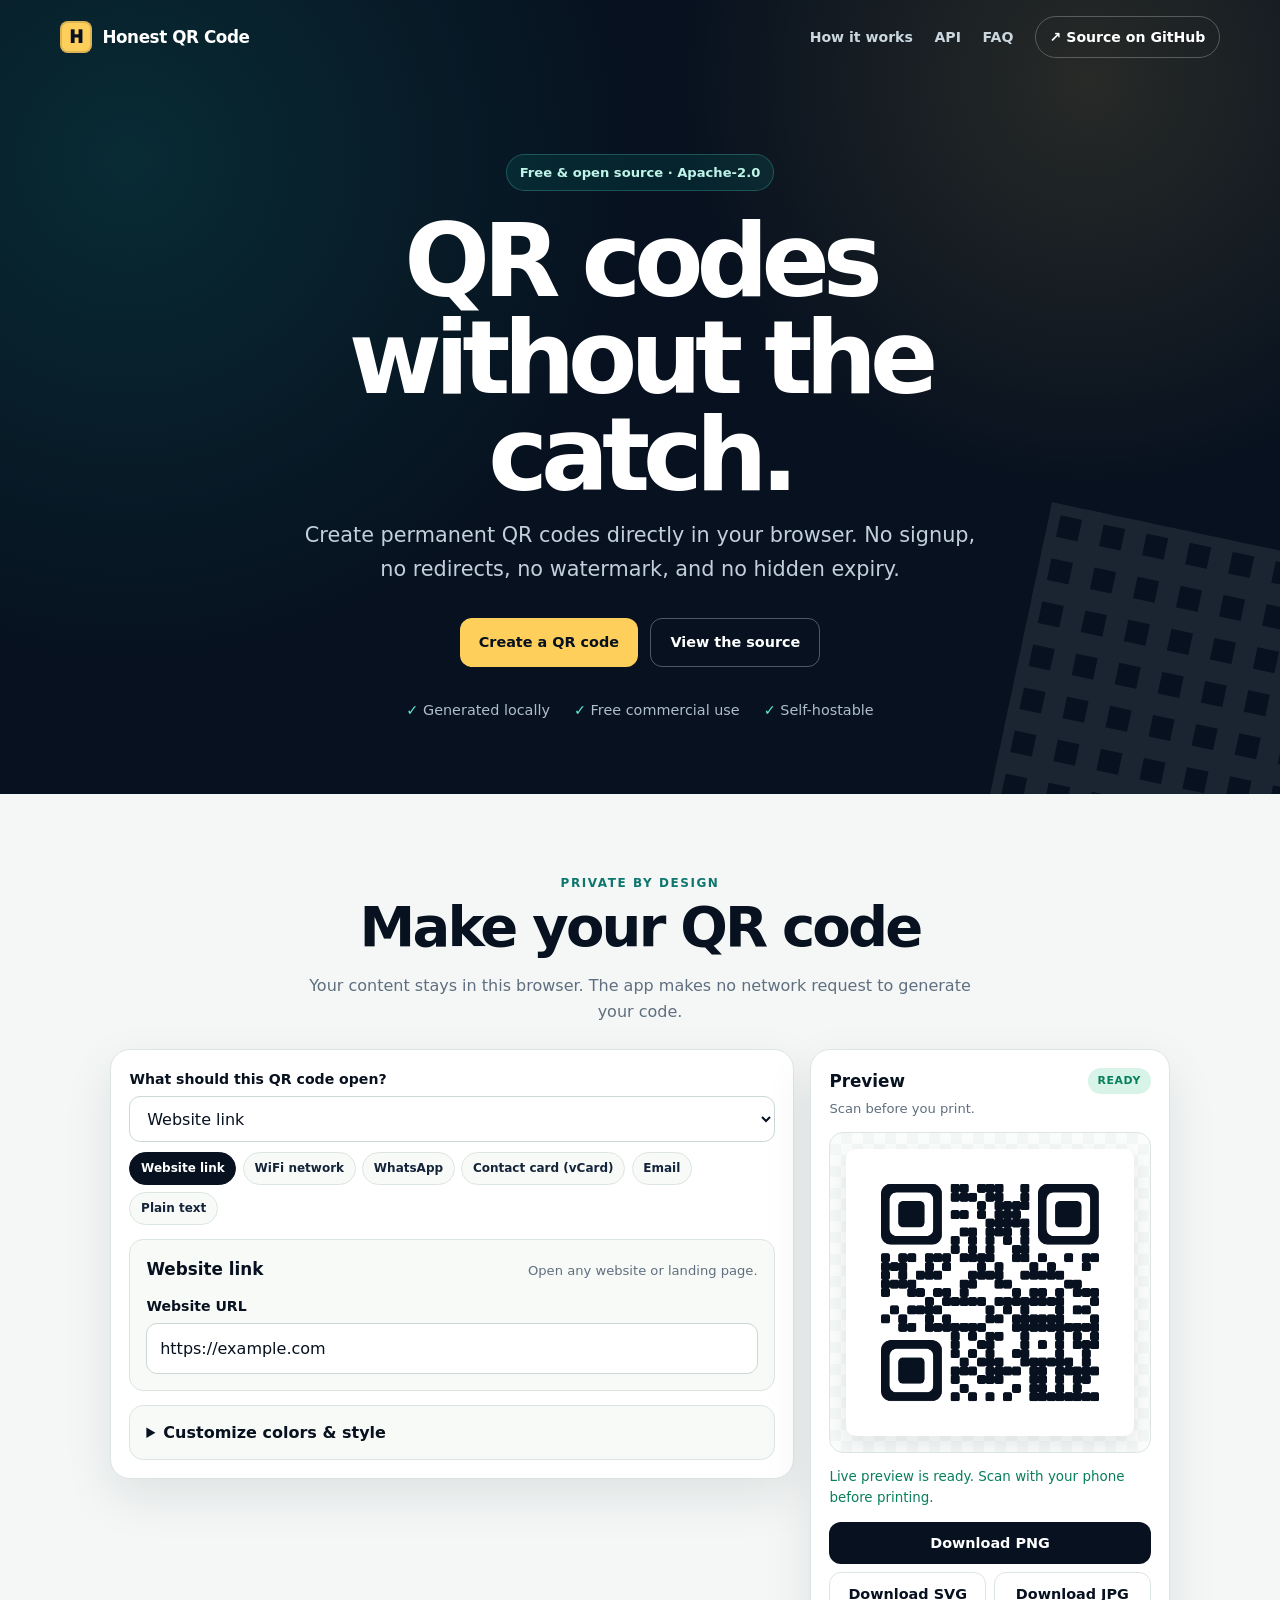
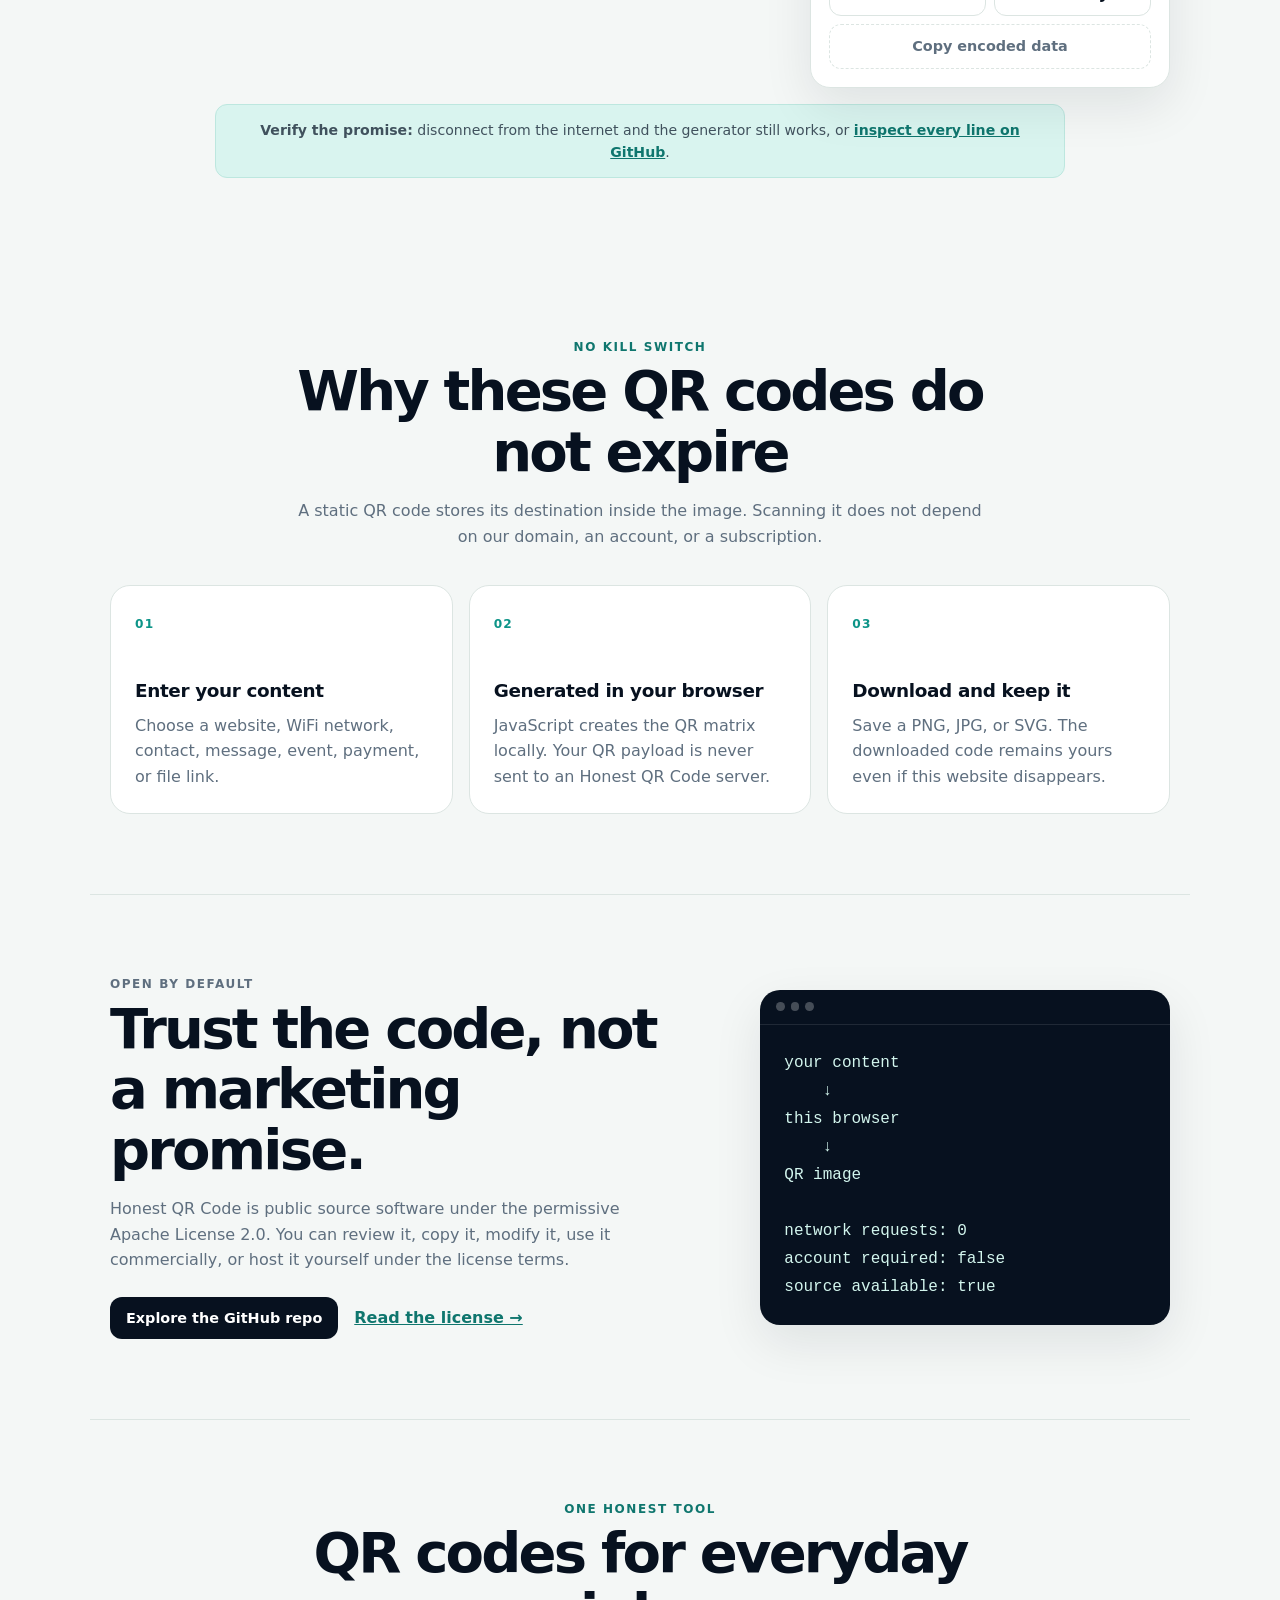
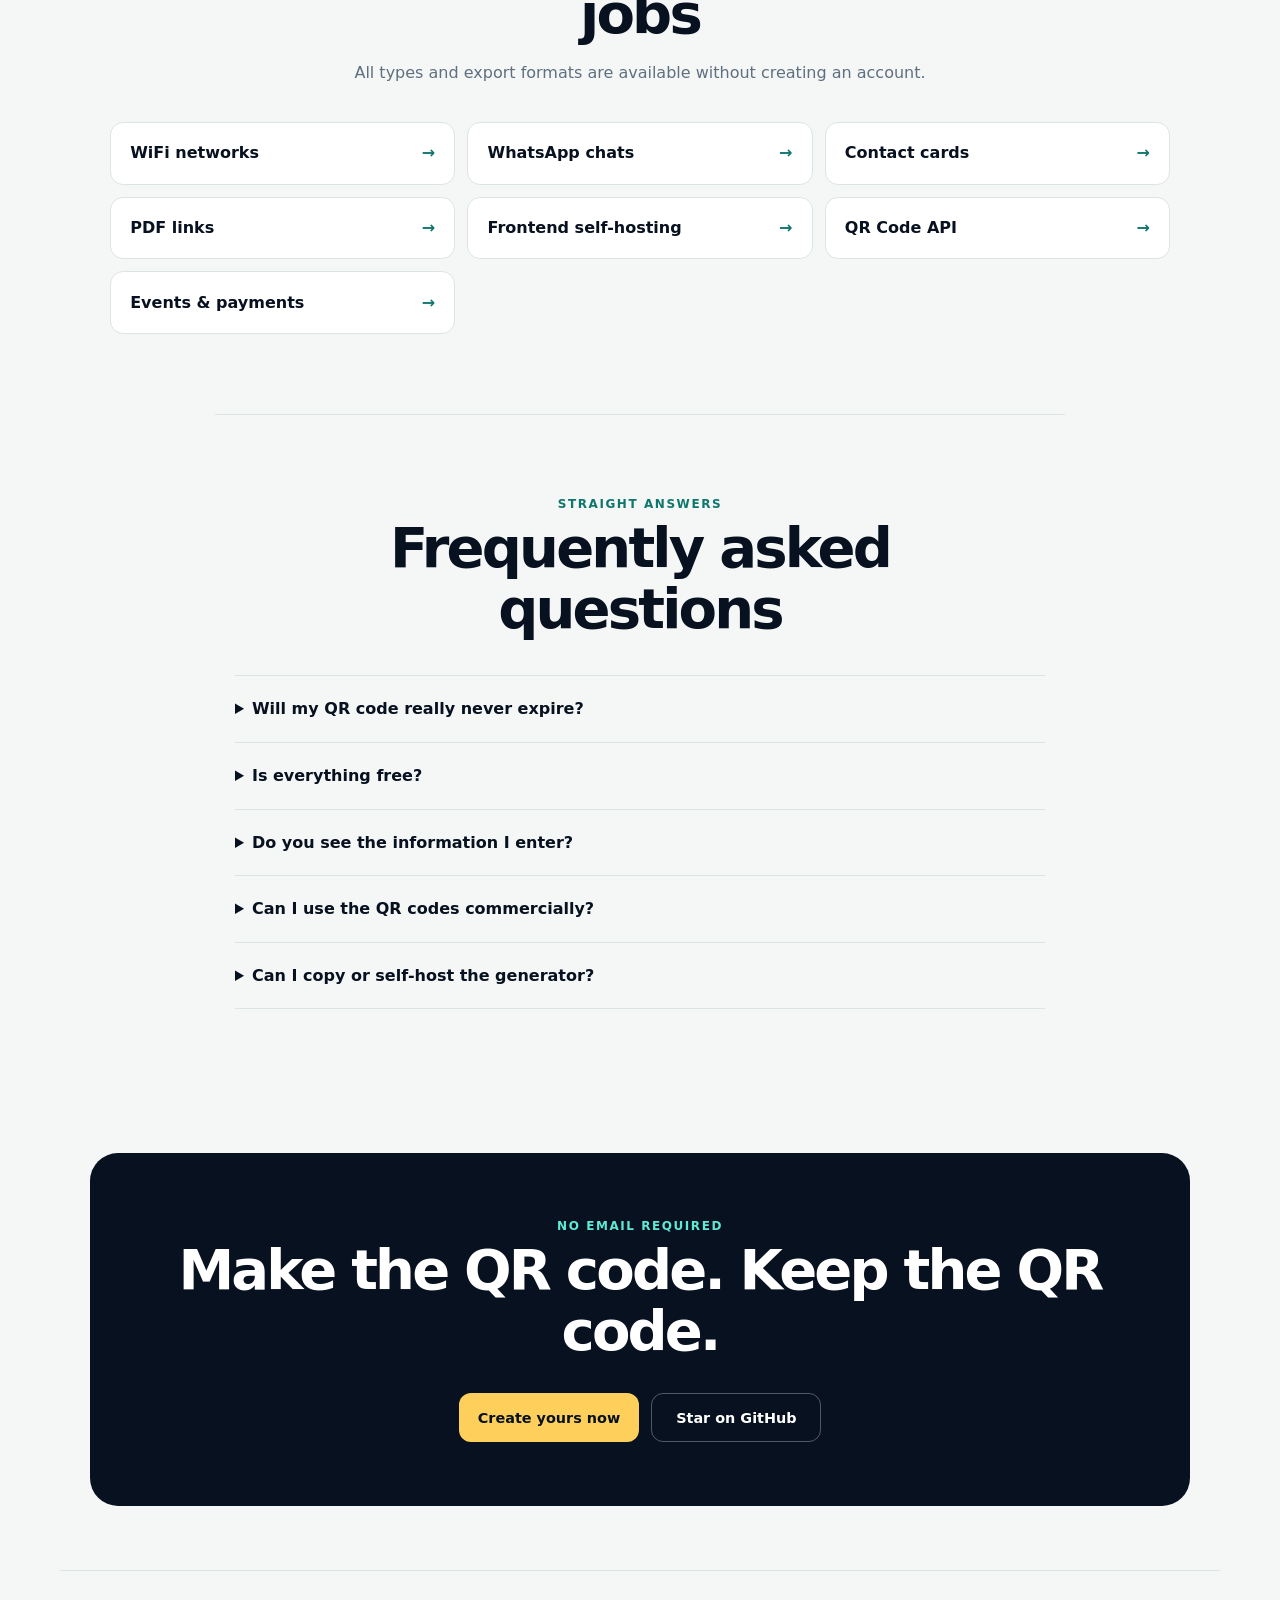
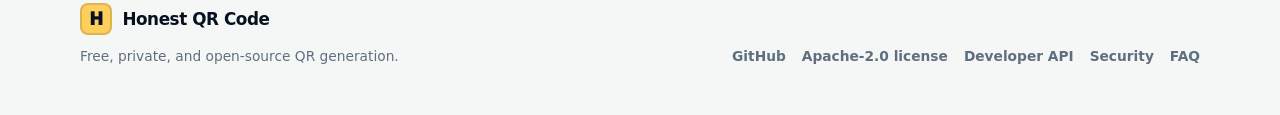
<file: index.html>
<!doctype html>
<html lang="en">
<head>
  <meta charset="utf-8">
  <meta name="viewport" content="width=device-width, initial-scale=1">
  <title>Honest QR Code — Free Open-Source QR Code Generator</title>
  <meta name="description" content="Create permanent QR codes for websites, WiFi, WhatsApp, contacts and more. Free, open source, no signup, and generated privately in your browser.">
  <meta name="robots" content="index,follow,max-image-preview:large">
  <meta name="google-site-verification" content="PY_u1psH_fmlLv3zDmLXnyllLDADNS6hJ-TsYIFxhm8">
  <meta name="theme-color" content="#07111f">
  <meta name="color-scheme" content="light">
  <link rel="canonical" href="https://honestqrcode.com/">
  <link rel="icon" href="/assets/favicon.svg" type="image/svg+xml">
  <link rel="manifest" href="/site.webmanifest">
  <link rel="stylesheet" href="/styles.css?v=20260711">

  <meta property="og:type" content="website">
  <meta property="og:site_name" content="Honest QR Code">
  <meta property="og:title" content="Honest QR Code — Free Open-Source QR Generator">
  <meta property="og:description" content="Generate permanent QR codes locally in your browser. No signup, redirects, watermarks, or hidden expiry.">
  <meta property="og:url" content="https://honestqrcode.com/">
  <meta property="og:image" content="https://honestqrcode.com/assets/social-preview.png">
  <meta property="og:image:width" content="1280">
  <meta property="og:image:height" content="640">
  <meta property="og:image:alt" content="Honest QR Code open-source QR generator preview">
  <meta name="twitter:card" content="summary_large_image">
  <meta name="twitter:title" content="Honest QR Code — Free Open-Source QR Generator">
  <meta name="twitter:description" content="Permanent QR codes, generated privately in your browser.">
  <meta name="twitter:image" content="https://honestqrcode.com/assets/social-preview.png">

  <script type="application/ld+json">
  {
    "@context": "https://schema.org",
    "@graph": [
      {
        "@type": "WebApplication",
        "@id": "https://honestqrcode.com/#app",
        "name": "Honest QR Code",
        "url": "https://honestqrcode.com/",
        "description": "A free, open-source, client-side generator for permanent static QR codes.",
        "applicationCategory": "UtilitiesApplication",
        "operatingSystem": "Any",
        "browserRequirements": "Requires JavaScript and a modern web browser",
        "isAccessibleForFree": true,
        "license": "https://www.apache.org/licenses/LICENSE-2.0",
        "codeRepository": "https://github.com/Mizaro/honestqrcode",
        "offers": { "@type": "Offer", "price": "0", "priceCurrency": "USD" },
        "featureList": [
          "Static QR codes that do not expire",
          "Runs locally in the browser",
          "PNG, JPG and SVG downloads",
          "No signup or watermark",
          "Open-source and self-hostable"
        ]
      },
      {
        "@type": "FAQPage",
        "mainEntity": [
          {
            "@type": "Question",
            "name": "Do Honest QR Code QR codes expire?",
            "acceptedAnswer": { "@type": "Answer", "text": "No. The tool creates static QR codes whose data is stored directly in the image. They do not depend on an Honest QR Code redirect or subscription." }
          },
          {
            "@type": "Question",
            "name": "Is Honest QR Code really free?",
            "acceptedAnswer": { "@type": "Answer", "text": "Yes. Every generator and download format is free, with no account, watermark, scan limit, or trial." }
          },
          {
            "@type": "Question",
            "name": "Can I inspect or self-host the code?",
            "acceptedAnswer": { "@type": "Answer", "text": "Yes. The source is public on GitHub under the Apache License 2.0, which permits use, modification, and distribution subject to the license terms." }
          }
        ]
      }
    ]
  }
  </script>
</head>
<body>
  <a class="skip-link" href="#generator">Skip to generator</a>

  <header class="site-header">
    <nav class="nav" aria-label="Main navigation">
      <a class="brand" href="/" aria-label="Honest QR Code home">
        <span class="brand-mark" aria-hidden="true">H</span>
        <span>Honest QR Code</span>
      </a>
      <div class="nav-links">
        <a href="#how-it-works">How it works</a>
        <a href="/qr-code-api/">API</a>
        <a href="#faq">FAQ</a>
        <a class="github-link" href="https://github.com/Mizaro/honestqrcode" target="_blank" rel="noopener">
          <span aria-hidden="true">↗</span> Source on GitHub
        </a>
      </div>
    </nav>

    <div class="hero">
      <a class="open-source-pill" href="https://github.com/Mizaro/honestqrcode" target="_blank" rel="noopener">Free &amp; open source · Apache-2.0</a>
      <h1>QR codes without the catch.</h1>
      <p class="hero-lead">Create permanent QR codes directly in your browser. No signup, no redirects, no watermark, and no hidden expiry.</p>
      <div class="hero-actions">
        <a class="btn btn-primary hero-button" href="#generator">Create a QR code</a>
        <a class="btn btn-secondary hero-button" href="https://github.com/Mizaro/honestqrcode" target="_blank" rel="noopener">View the source</a>
      </div>
      <ul class="proof-list" aria-label="Product guarantees">
        <li><span aria-hidden="true">✓</span> Generated locally</li>
        <li><span aria-hidden="true">✓</span> Free commercial use</li>
        <li><span aria-hidden="true">✓</span> Self-hostable</li>
      </ul>
    </div>
  </header>

  <main>
    <section class="workspace" id="generator" aria-labelledby="generator-heading">
      <div class="section-heading generator-heading">
        <p class="eyebrow">Private by design</p>
        <h2 id="generator-heading">Make your QR code</h2>
        <p>Your content stays in this browser. The app makes no network request to generate your code.</p>
      </div>

      <div class="workspace-grid">
        <section class="preview-panel" id="preview-panel" aria-label="QR preview">
          <div class="preview-header">
            <div>
              <h3>Preview</h3>
              <p class="preview-subhead">Scan before you print.</p>
            </div>
            <span id="preview-badge" class="badge badge-idle">Waiting</span>
          </div>

          <div id="qr-preview" class="qr-preview" aria-label="Generated QR code preview">
            <div class="preview-empty" id="preview-empty">
              <div class="preview-empty-icon" aria-hidden="true">▦</div>
              <p>Your QR code will appear here.</p>
            </div>
          </div>

          <p id="status" class="status" role="status" aria-live="polite"></p>

          <div class="download-row">
            <button id="share-png" class="btn btn-primary" type="button" disabled>Share PNG</button>
            <button id="download-png" class="btn btn-primary" type="button" disabled>Download PNG</button>
            <button id="download-svg" class="btn btn-secondary" type="button" disabled>Download SVG</button>
            <button id="download-jpg" class="btn btn-secondary" type="button" disabled>Download JPG</button>
            <button id="copy-payload" class="btn btn-ghost" type="button" disabled>Copy encoded data</button>
          </div>
        </section>

        <section class="editor-panel" aria-label="QR settings">
          <form id="qr-form" novalidate>
            <div class="field-block">
              <label for="qr-type-select">What should this QR code open?</label>
              <select id="qr-type-select" name="qr-type"></select>
              <div id="quick-types" class="quick-types" aria-label="Popular QR types"></div>
            </div>

            <div class="field-block content-block">
              <div class="content-heading-row">
                <h3 id="content-heading">Content</h3>
                <p id="content-help" class="content-help">Pick a type to begin.</p>
              </div>
              <div id="dynamic-fields" class="dynamic-fields"></div>
            </div>

            <div class="generate-row">
              <button id="generate-qr" class="btn btn-generate" type="submit">Generate QR code</button>
              <p class="generate-hint">Your information never leaves this device.</p>
            </div>

            <details class="customize-panel">
              <summary>Customize colors &amp; style</summary>
              <div class="customize-grid">
                <label for="qr-size">Download size</label>
                <select id="qr-size">
                  <option value="256">256 px</option>
                  <option value="512" selected>512 px</option>
                  <option value="1024">1024 px</option>
                  <option value="2048">2048 px</option>
                </select>

                <label for="qr-ecc">Error correction</label>
                <select id="qr-ecc" title="Use High when adding a logo">
                  <option value="L">Low</option>
                  <option value="M" selected>Medium</option>
                  <option value="Q">Quartile</option>
                  <option value="H">High</option>
                </select>

                <label for="dark-color">QR color</label>
                <input id="dark-color" type="color" value="#07111f">

                <label for="light-color">Background</label>
                <input id="light-color" type="color" value="#ffffff">

                <label class="check" for="transparent-bg"><input id="transparent-bg" type="checkbox"> Transparent background</label>
                <label class="check" for="gradient-enable"><input id="gradient-enable" type="checkbox"> Add gradient</label>

                <label for="gradient-color">Gradient end</label>
                <input id="gradient-color" type="color" value="#0ea5a4" disabled>

                <label for="module-style">Module style</label>
                <select id="module-style">
                  <option value="square">Square</option>
                  <option value="rounded" selected>Rounded</option>
                  <option value="dot">Circle</option>
                </select>

                <label for="logo-file">Logo (optional, max 2 MB)</label>
                <input id="logo-file" type="file" accept="image/png,image/jpeg,image/webp,image/svg+xml">

                <label for="frame-label">Caption below QR</label>
                <input id="frame-label" type="text" maxlength="80" placeholder="Scan me">
              </div>
            </details>
          </form>
        </section>
      </div>

      <div class="privacy-note">
        <strong>Verify the promise:</strong> disconnect from the internet and the generator still works, or
        <a href="https://github.com/Mizaro/honestqrcode" target="_blank" rel="noopener">inspect every line on GitHub</a>.
      </div>
    </section>

    <section class="content-section" id="how-it-works" aria-labelledby="how-heading">
      <div class="section-heading">
        <p class="eyebrow">No kill switch</p>
        <h2 id="how-heading">Why these QR codes do not expire</h2>
        <p>A static QR code stores its destination inside the image. Scanning it does not depend on our domain, an account, or a subscription.</p>
      </div>
      <div class="step-grid">
        <article class="info-card">
          <span class="card-number">01</span>
          <h3>Enter your content</h3>
          <p>Choose a website, WiFi network, contact, message, event, payment, or file link.</p>
        </article>
        <article class="info-card">
          <span class="card-number">02</span>
          <h3>Generated in your browser</h3>
          <p>JavaScript creates the QR matrix locally. Your QR payload is never sent to an Honest QR Code server.</p>
        </article>
        <article class="info-card">
          <span class="card-number">03</span>
          <h3>Download and keep it</h3>
          <p>Save a PNG, JPG, or SVG. The downloaded code remains yours even if this website disappears.</p>
        </article>
      </div>
    </section>

    <section class="content-section split-section" aria-labelledby="open-heading">
      <div>
        <p class="eyebrow">Open by default</p>
        <h2 id="open-heading">Trust the code, not a marketing promise.</h2>
        <p>Honest QR Code is public source software under the permissive Apache License 2.0. You can review it, copy it, modify it, use it commercially, or host it yourself under the license terms.</p>
        <div class="inline-actions">
          <a class="btn btn-primary" href="https://github.com/Mizaro/honestqrcode" target="_blank" rel="noopener">Explore the GitHub repo</a>
          <a class="text-link" href="https://github.com/Mizaro/honestqrcode/blob/main/LICENSE" target="_blank" rel="noopener">Read the license →</a>
        </div>
      </div>
      <div class="code-window" aria-label="Privacy architecture example">
        <div class="code-window-bar"><span></span><span></span><span></span></div>
        <pre><code>your content
    ↓
this browser
    ↓
QR image

network requests: 0
account required: false
source available: true</code></pre>
      </div>
    </section>

    <section class="content-section" aria-labelledby="types-heading">
      <div class="section-heading">
        <p class="eyebrow">One honest tool</p>
        <h2 id="types-heading">QR codes for everyday jobs</h2>
        <p>All types and export formats are available without creating an account.</p>
      </div>
      <div class="type-grid">
        <a href="/wifi-qr-code-generator/">WiFi networks <span>→</span></a>
        <a href="/whatsapp-qr-code-generator/">WhatsApp chats <span>→</span></a>
        <a href="/vcard-qr-code-generator/">Contact cards <span>→</span></a>
        <a href="/pdf-qr-code-generator/">PDF links <span>→</span></a>
        <a href="/open-source-qr-code-generator/">Frontend self-hosting <span>→</span></a>
        <a href="/qr-code-api/">QR Code API <span>→</span></a>
        <a href="#generator">Events &amp; payments <span>→</span></a>
      </div>
    </section>

    <section class="content-section faq-section" id="faq" aria-labelledby="faq-heading">
      <div class="section-heading">
        <p class="eyebrow">Straight answers</p>
        <h2 id="faq-heading">Frequently asked questions</h2>
      </div>
      <div class="faq-list">
        <details>
          <summary>Will my QR code really never expire?</summary>
          <p>Yes. Honest QR Code creates static codes, so the content is encoded directly in the image. There is no Honest QR Code redirect to disable later. A destination website can still move or disappear, so use a URL you control when printing long-lived materials.</p>
        </details>
        <details>
          <summary>Is everything free?</summary>
          <p>Yes. Every QR type, customization option, and PNG, JPG, or SVG export is free. There is no account, watermark, scan limit, or paid tier.</p>
        </details>
        <details>
          <summary>Do you see the information I enter?</summary>
          <p>The generator runs locally and does not transmit the QR payload. Like most hosted websites, the web server or CDN may still record ordinary page-request information such as an IP address. You can also download the source and run it locally.</p>
        </details>
        <details>
          <summary>Can I use the QR codes commercially?</summary>
          <p>Yes. The images you generate can be used on menus, packaging, posters, business cards, products, and other commercial materials without attribution.</p>
        </details>
        <details>
          <summary>Can I copy or self-host the generator?</summary>
          <p>Yes. The source code is available on GitHub under Apache-2.0. Keep the required license and third-party notices when redistributing the software.</p>
        </details>
      </div>
    </section>

    <section class="final-cta" aria-labelledby="cta-heading">
      <p class="eyebrow">No email required</p>
      <h2 id="cta-heading">Make the QR code. Keep the QR code.</h2>
      <div class="hero-actions">
        <a class="btn btn-primary hero-button" href="#generator">Create yours now</a>
        <a class="btn btn-secondary hero-button" href="https://github.com/Mizaro/honestqrcode" target="_blank" rel="noopener">Star on GitHub</a>
      </div>
    </section>
  </main>

  <footer class="site-footer">
    <div>
      <a class="brand footer-brand" href="/">
        <span class="brand-mark" aria-hidden="true">H</span>
        <span>Honest QR Code</span>
      </a>
      <p>Free, private, and open-source QR generation.</p>
    </div>
    <nav aria-label="Footer navigation">
      <a href="https://github.com/Mizaro/honestqrcode" target="_blank" rel="noopener">GitHub</a>
      <a href="https://github.com/Mizaro/honestqrcode/blob/main/LICENSE" target="_blank" rel="noopener">Apache-2.0 license</a>
      <a href="/qr-code-api/">Developer API</a>
      <a href="/.well-known/security.txt">Security</a>
      <a href="#faq">FAQ</a>
    </nav>
  </footer>

  <script src="/qrcode-matrix.js?v=20260711"></script>
  <script src="/app.js?v=20260711"></script>
</body>
</html>
</file>
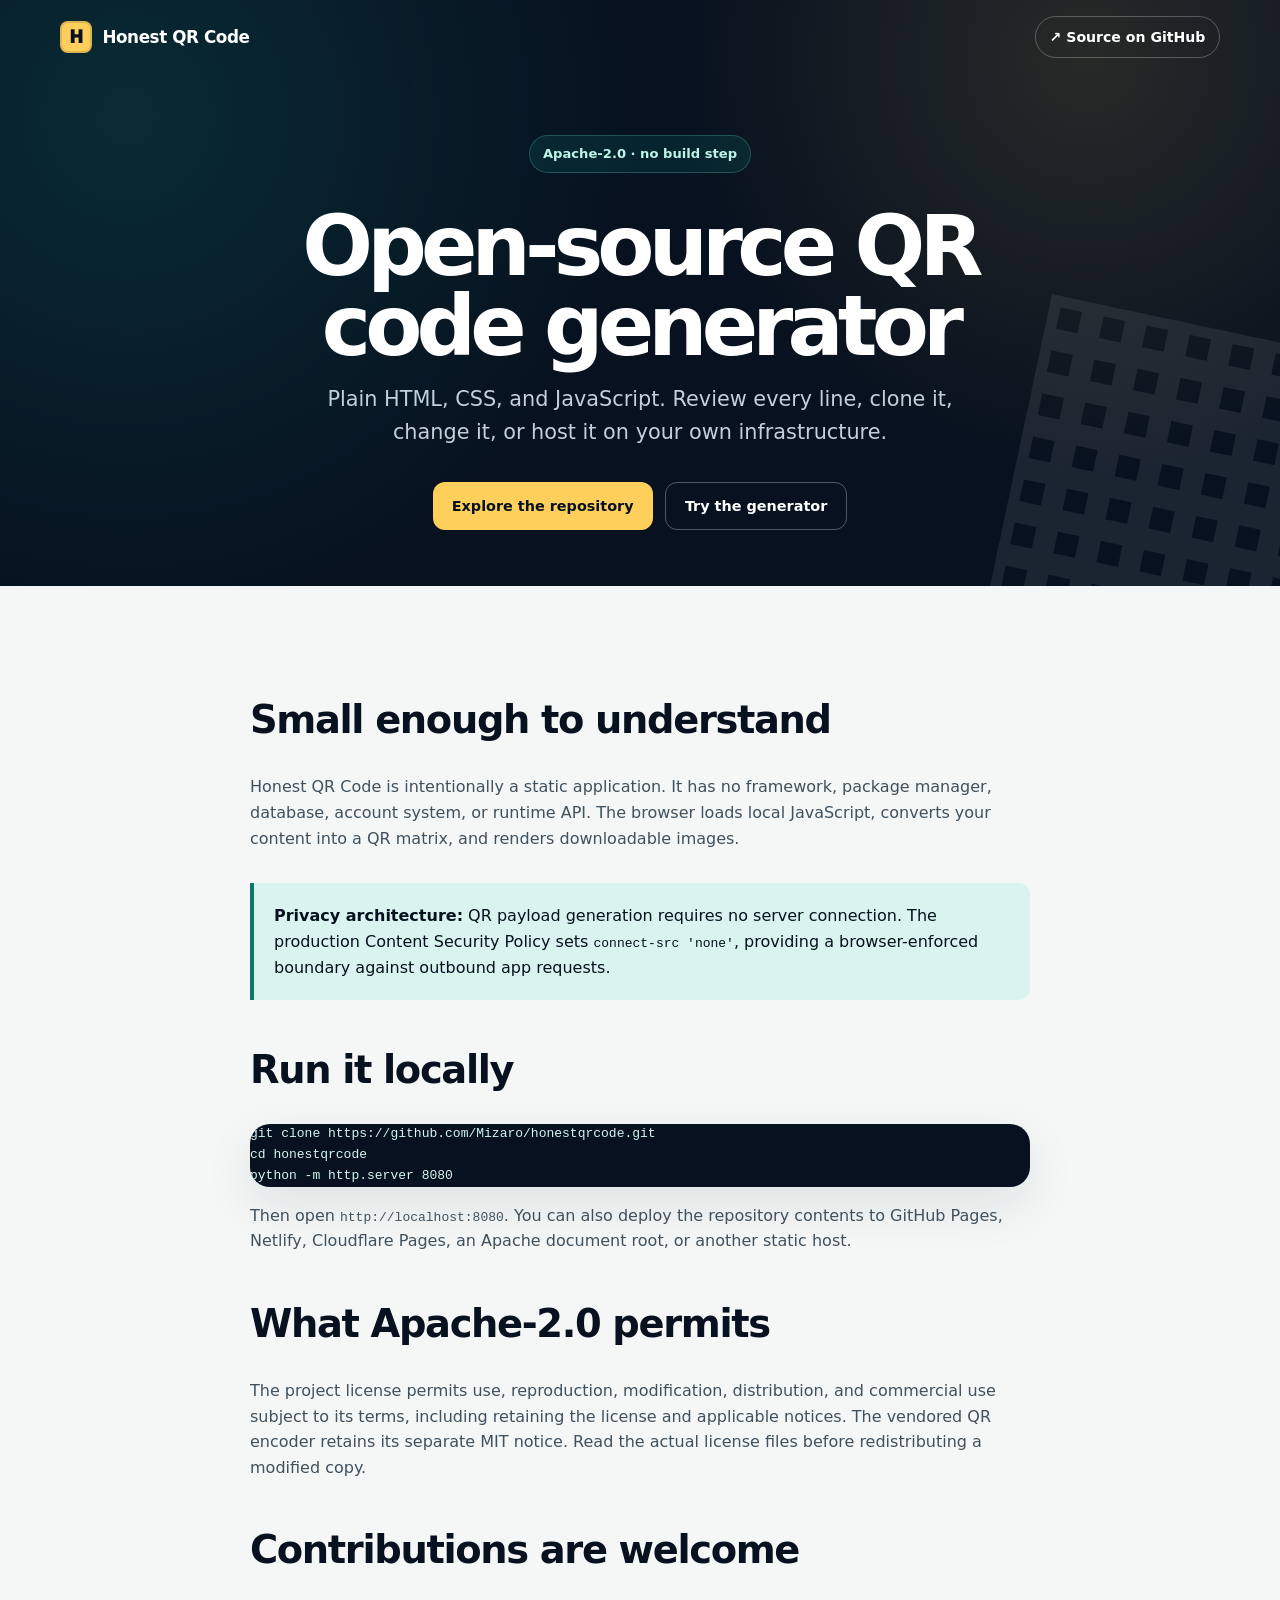
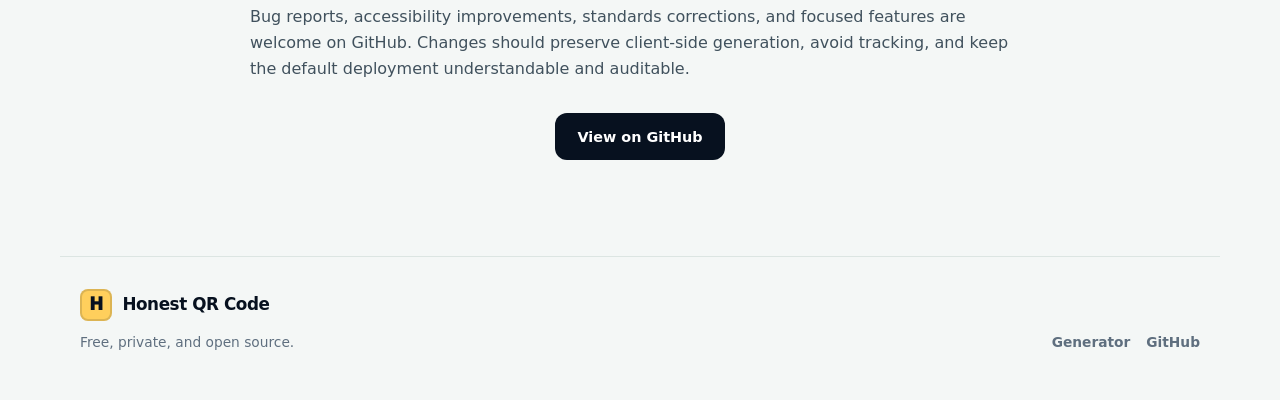
<file: open-source-qr-code-generator/index.html>
<!doctype html>
<html lang="en">
<head>
  <meta charset="utf-8"><meta name="viewport" content="width=device-width, initial-scale=1">
  <title>Open-Source QR Code Generator — Free &amp; Self-Hostable</title>
  <meta name="description" content="A dependency-free, client-side, open-source QR code generator. Inspect it on GitHub, run it locally, or self-host it under Apache-2.0.">
  <meta name="robots" content="index,follow,max-image-preview:large"><meta name="theme-color" content="#07111f">
  <link rel="canonical" href="https://honestqrcode.com/open-source-qr-code-generator/">
  <link rel="icon" href="/assets/favicon.svg" type="image/svg+xml"><link rel="stylesheet" href="/styles.css?v=20260711">
  <meta property="og:type" content="website"><meta property="og:site_name" content="Honest QR Code"><meta property="og:title" content="Open-Source QR Code Generator"><meta property="og:description" content="Client-side, dependency-free, and self-hostable under Apache-2.0."><meta property="og:url" content="https://honestqrcode.com/open-source-qr-code-generator/"><meta property="og:image" content="https://honestqrcode.com/assets/social-preview.png"><meta name="twitter:card" content="summary_large_image">
  <script type="application/ld+json">{"@context":"https://schema.org","@type":"TechArticle","headline":"Open-Source QR Code Generator","url":"https://honestqrcode.com/open-source-qr-code-generator/","about":"Client-side static QR code generation","license":"https://www.apache.org/licenses/LICENSE-2.0"}</script>
</head>
<body class="seo-page">
  <header class="site-header"><nav class="nav" aria-label="Main navigation"><a class="brand" href="/"><span class="brand-mark" aria-hidden="true">H</span><span>Honest QR Code</span></a><div class="nav-links"><a class="github-link" href="https://github.com/Mizaro/honestqrcode" target="_blank" rel="noopener">↗ Source on GitHub</a></div></nav><div class="hero"><p class="open-source-pill">Apache-2.0 · no build step</p><h1>Open-source QR code generator</h1><p class="hero-lead">Plain HTML, CSS, and JavaScript. Review every line, clone it, change it, or host it on your own infrastructure.</p><div class="hero-actions"><a class="btn btn-primary hero-button" href="https://github.com/Mizaro/honestqrcode" target="_blank" rel="noopener">Explore the repository</a><a class="btn btn-secondary hero-button" href="/#generator">Try the generator</a></div></div></header>
  <main class="article-shell">
    <h2>Small enough to understand</h2>
    <p>Honest QR Code is intentionally a static application. It has no framework, package manager, database, account system, or runtime API. The browser loads local JavaScript, converts your content into a QR matrix, and renders downloadable images.</p>
    <div class="callout"><strong>Privacy architecture:</strong> QR payload generation requires no server connection. The production Content Security Policy sets <code>connect-src 'none'</code>, providing a browser-enforced boundary against outbound app requests.</div>
    <h2>Run it locally</h2>
    <pre class="code-window"><code>git clone https://github.com/Mizaro/honestqrcode.git
cd honestqrcode
python -m http.server 8080</code></pre>
    <p>Then open <code>http://localhost:8080</code>. You can also deploy the repository contents to GitHub Pages, Netlify, Cloudflare Pages, an Apache document root, or another static host.</p>
    <h2>What Apache-2.0 permits</h2>
    <p>The project license permits use, reproduction, modification, distribution, and commercial use subject to its terms, including retaining the license and applicable notices. The vendored QR encoder retains its separate MIT notice. Read the actual license files before redistributing a modified copy.</p>
    <h2>Contributions are welcome</h2>
    <p>Bug reports, accessibility improvements, standards corrections, and focused features are welcome on GitHub. Changes should preserve client-side generation, avoid tracking, and keep the default deployment understandable and auditable.</p>
    <div class="hero-actions"><a class="btn btn-primary hero-button" href="https://github.com/Mizaro/honestqrcode" target="_blank" rel="noopener">View on GitHub</a></div>
  </main>
  <footer class="site-footer"><div><a class="brand footer-brand" href="/"><span class="brand-mark" aria-hidden="true">H</span><span>Honest QR Code</span></a><p>Free, private, and open source.</p></div><nav aria-label="Footer navigation"><a href="/">Generator</a><a href="https://github.com/Mizaro/honestqrcode">GitHub</a></nav></footer>
</body>
</html>
</file>
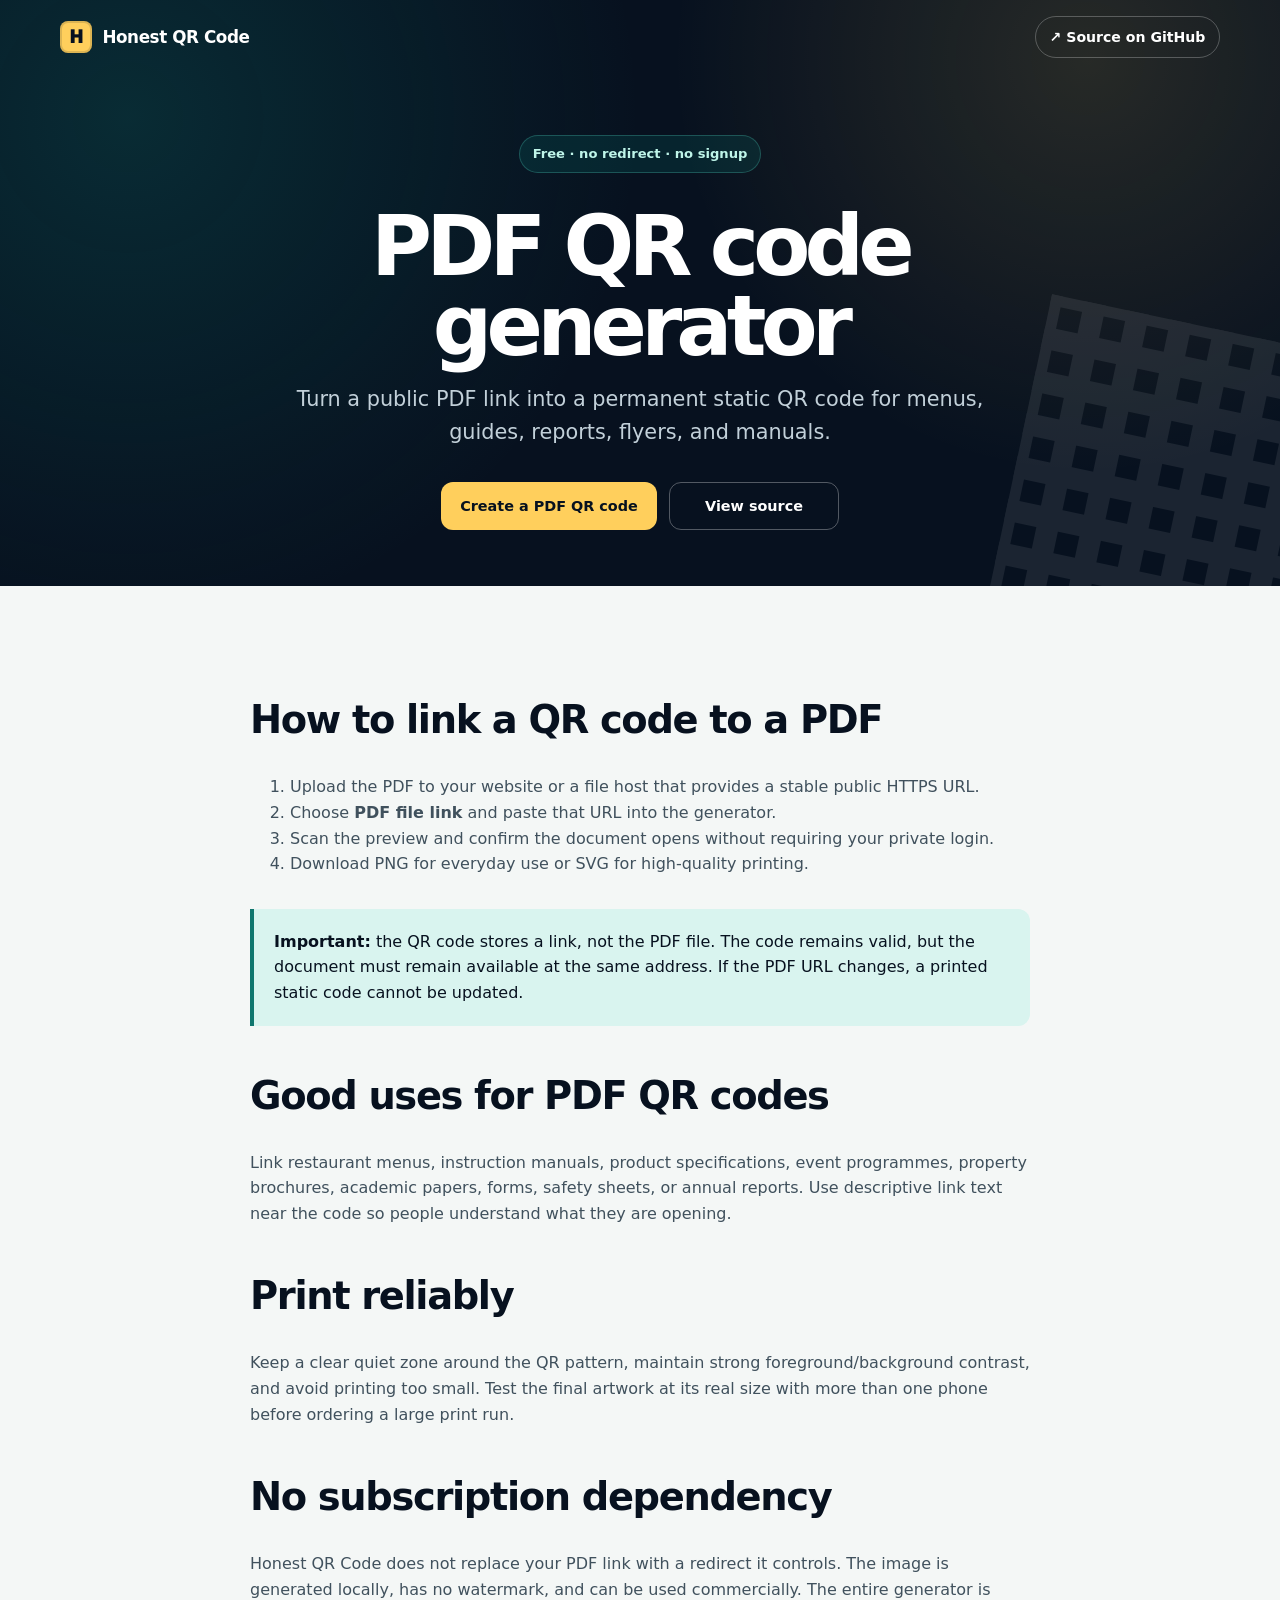
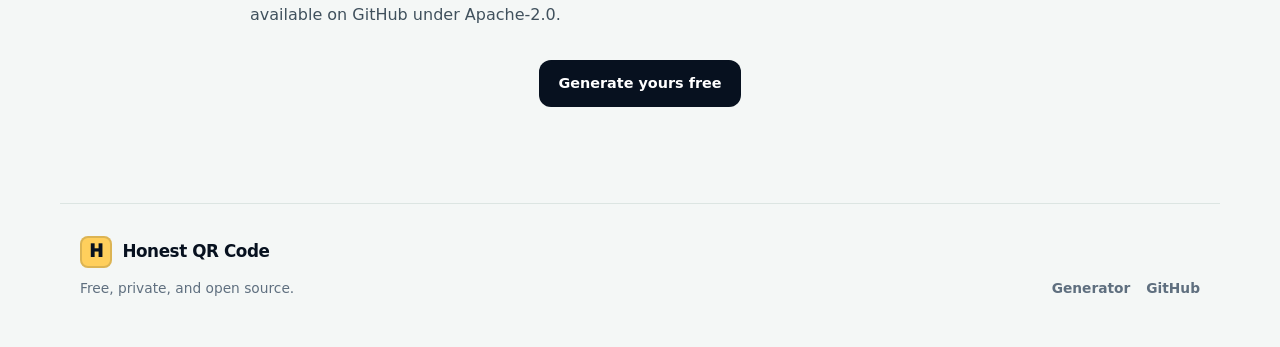
<file: pdf-qr-code-generator/index.html>
<!doctype html>
<html lang="en">
<head>
  <meta charset="utf-8"><meta name="viewport" content="width=device-width, initial-scale=1">
  <title>Free PDF QR Code Generator — No Signup or Expiry</title>
  <meta name="description" content="Create a free static QR code for a hosted PDF. No signup, watermark, redirect, scan limit, or hidden expiry.">
  <meta name="robots" content="index,follow,max-image-preview:large"><meta name="theme-color" content="#07111f">
  <link rel="canonical" href="https://honestqrcode.com/pdf-qr-code-generator/">
  <link rel="icon" href="/assets/favicon.svg" type="image/svg+xml"><link rel="stylesheet" href="/styles.css?v=20260711">
  <meta property="og:type" content="website"><meta property="og:site_name" content="Honest QR Code"><meta property="og:title" content="Free PDF QR Code Generator"><meta property="og:description" content="Link print materials to a PDF without a paid redirect. Free and open source."><meta property="og:url" content="https://honestqrcode.com/pdf-qr-code-generator/"><meta property="og:image" content="https://honestqrcode.com/assets/social-preview.png"><meta name="twitter:card" content="summary_large_image">
  <script type="application/ld+json">{"@context":"https://schema.org","@type":"WebPage","name":"Free PDF QR Code Generator","url":"https://honestqrcode.com/pdf-qr-code-generator/","isPartOf":{"@id":"https://honestqrcode.com/#app"}}</script>
</head>
<body class="seo-page">
  <header class="site-header"><nav class="nav" aria-label="Main navigation"><a class="brand" href="/"><span class="brand-mark" aria-hidden="true">H</span><span>Honest QR Code</span></a><div class="nav-links"><a class="github-link" href="https://github.com/Mizaro/honestqrcode" target="_blank" rel="noopener">↗ Source on GitHub</a></div></nav><div class="hero"><p class="open-source-pill">Free · no redirect · no signup</p><h1>PDF QR code generator</h1><p class="hero-lead">Turn a public PDF link into a permanent static QR code for menus, guides, reports, flyers, and manuals.</p><div class="hero-actions"><a class="btn btn-primary hero-button" href="/?type=pdf#generator">Create a PDF QR code</a><a class="btn btn-secondary hero-button" href="https://github.com/Mizaro/honestqrcode" target="_blank" rel="noopener">View source</a></div></div></header>
  <main class="article-shell">
    <h2>How to link a QR code to a PDF</h2>
    <ol><li>Upload the PDF to your website or a file host that provides a stable public HTTPS URL.</li><li>Choose <strong>PDF file link</strong> and paste that URL into the generator.</li><li>Scan the preview and confirm the document opens without requiring your private login.</li><li>Download PNG for everyday use or SVG for high-quality printing.</li></ol>
    <div class="callout"><strong>Important:</strong> the QR code stores a link, not the PDF file. The code remains valid, but the document must remain available at the same address. If the PDF URL changes, a printed static code cannot be updated.</div>
    <h2>Good uses for PDF QR codes</h2>
    <p>Link restaurant menus, instruction manuals, product specifications, event programmes, property brochures, academic papers, forms, safety sheets, or annual reports. Use descriptive link text near the code so people understand what they are opening.</p>
    <h2>Print reliably</h2>
    <p>Keep a clear quiet zone around the QR pattern, maintain strong foreground/background contrast, and avoid printing too small. Test the final artwork at its real size with more than one phone before ordering a large print run.</p>
    <h2>No subscription dependency</h2>
    <p>Honest QR Code does not replace your PDF link with a redirect it controls. The image is generated locally, has no watermark, and can be used commercially. The entire generator is available on GitHub under Apache-2.0.</p>
    <div class="hero-actions"><a class="btn btn-primary hero-button" href="/?type=pdf#generator">Generate yours free</a></div>
  </main>
  <footer class="site-footer"><div><a class="brand footer-brand" href="/"><span class="brand-mark" aria-hidden="true">H</span><span>Honest QR Code</span></a><p>Free, private, and open source.</p></div><nav aria-label="Footer navigation"><a href="/">Generator</a><a href="https://github.com/Mizaro/honestqrcode">GitHub</a></nav></footer>
</body>
</html>
</file>
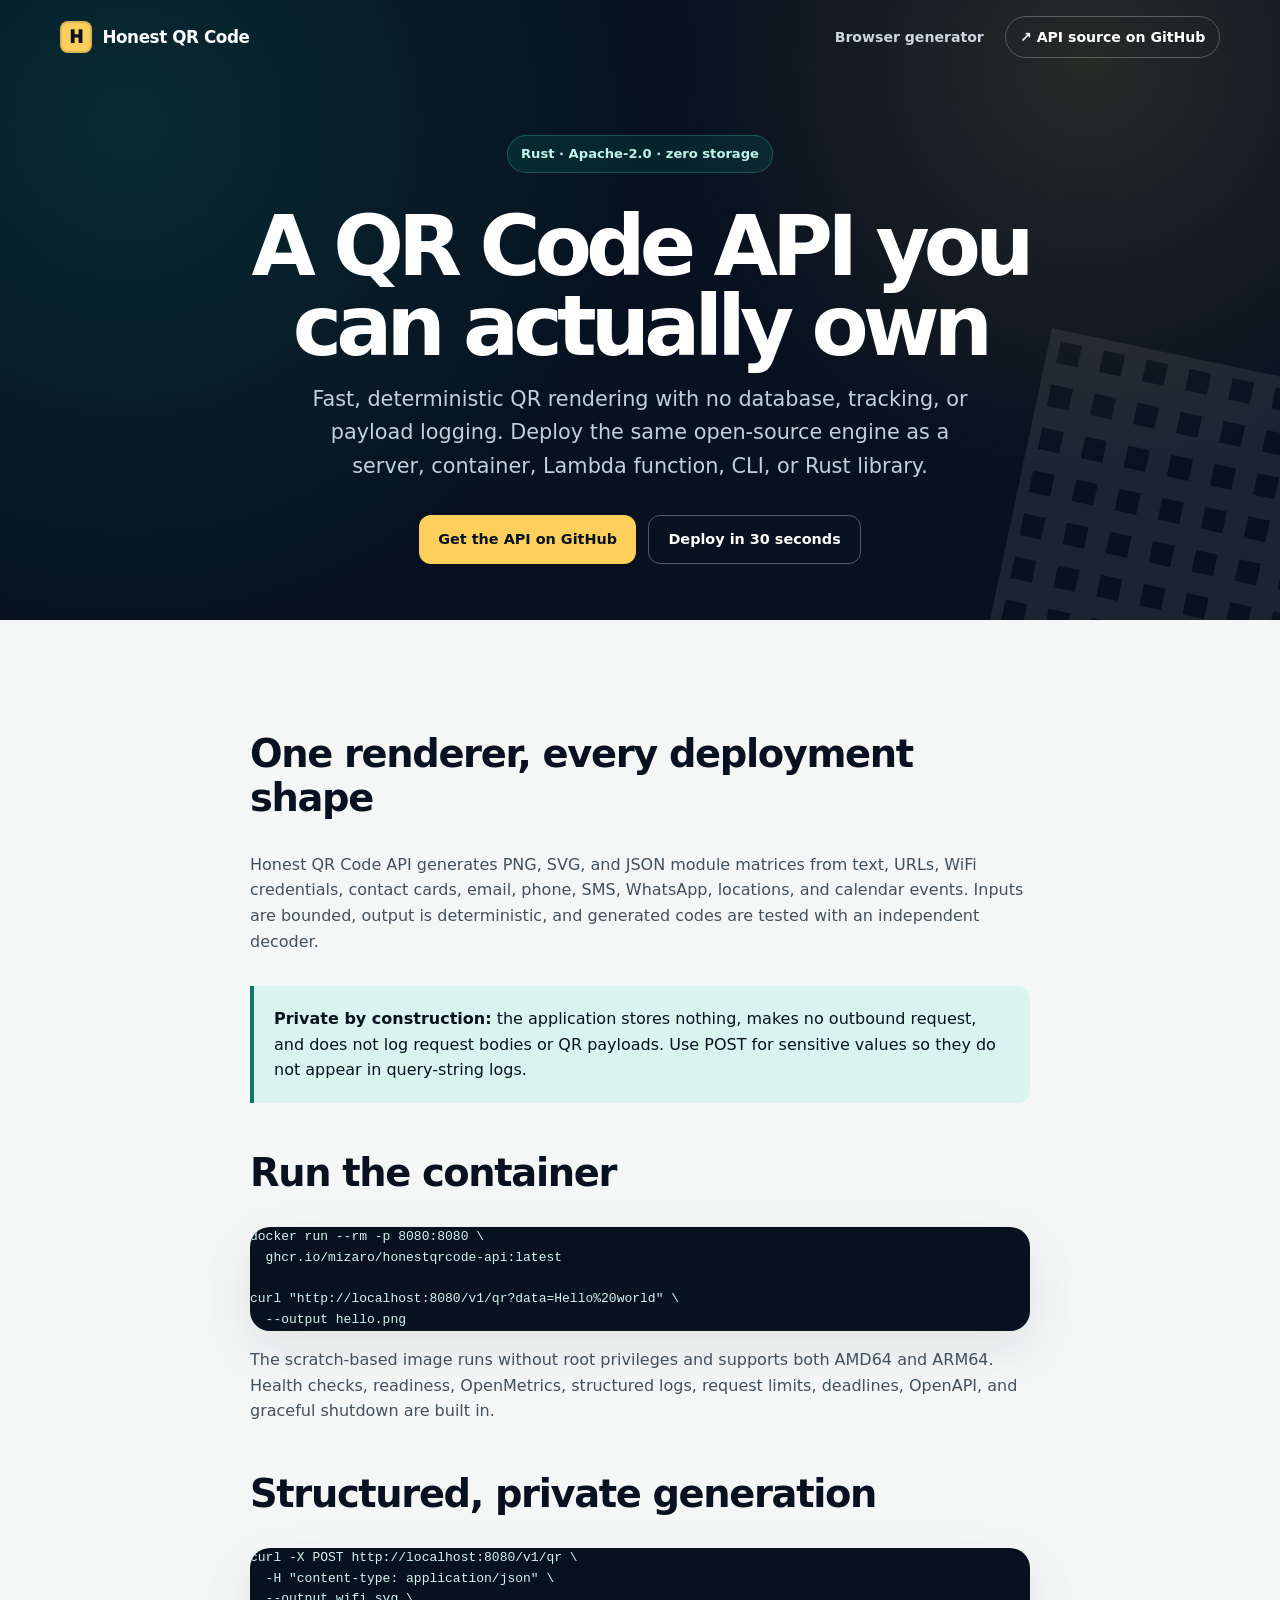
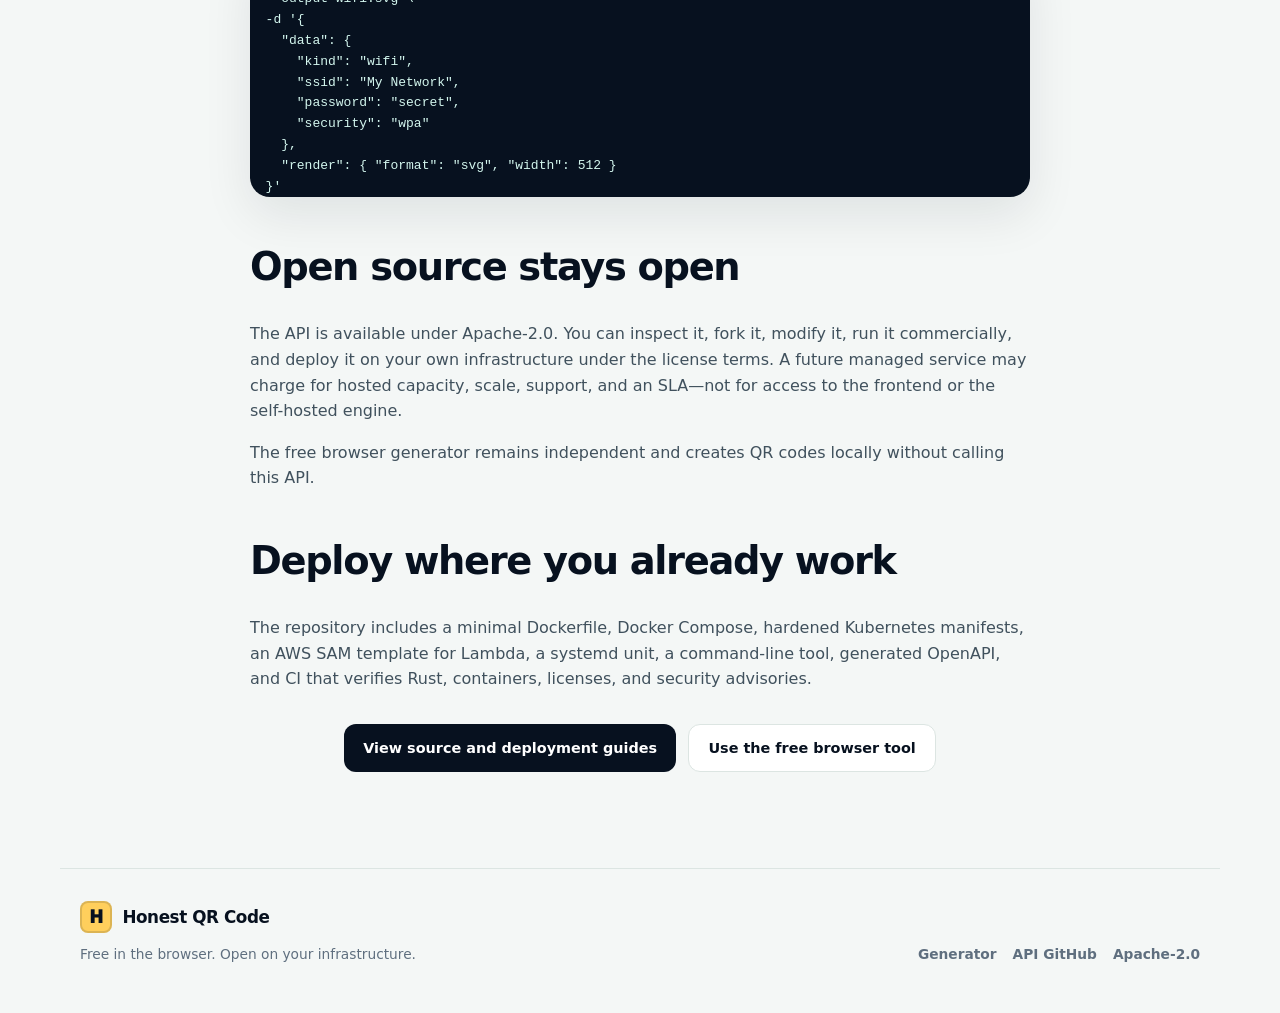
<file: qr-code-api/index.html>
<!doctype html>
<html lang="en">
<head>
  <meta charset="utf-8"><meta name="viewport" content="width=device-width, initial-scale=1">
  <title>Open-Source QR Code API in Rust — Self-Host Anywhere</title>
  <meta name="description" content="A fast, private, open-source QR Code API in Rust. Generate PNG, SVG, or matrix output and self-host it as a server, container, Lambda function, CLI, or library.">
  <meta name="robots" content="index,follow,max-image-preview:large"><meta name="theme-color" content="#07111f">
  <link rel="canonical" href="https://honestqrcode.com/qr-code-api/">
  <link rel="icon" href="/assets/favicon.svg" type="image/svg+xml"><link rel="stylesheet" href="/styles.css?v=20260711">
  <meta property="og:type" content="website"><meta property="og:site_name" content="Honest QR Code"><meta property="og:title" content="Open-Source QR Code API in Rust"><meta property="og:description" content="Fast, private QR rendering for servers, containers, Lambda, CLI, and Rust applications."><meta property="og:url" content="https://honestqrcode.com/qr-code-api/"><meta property="og:image" content="https://honestqrcode.com/assets/social-preview.png"><meta name="twitter:card" content="summary_large_image">
  <script type="application/ld+json">{"@context":"https://schema.org","@type":"SoftwareApplication","name":"Honest QR Code API","applicationCategory":"DeveloperApplication","operatingSystem":"Linux, macOS, Windows, containers, AWS Lambda","url":"https://honestqrcode.com/qr-code-api/","downloadUrl":"https://github.com/Mizaro/honestqrcode-api","codeRepository":"https://github.com/Mizaro/honestqrcode-api","license":"https://www.apache.org/licenses/LICENSE-2.0","isAccessibleForFree":true,"offers":{"@type":"Offer","price":"0","priceCurrency":"USD"}}</script>
</head>
<body class="seo-page">
  <header class="site-header">
    <nav class="nav" aria-label="Main navigation"><a class="brand" href="/"><span class="brand-mark" aria-hidden="true">H</span><span>Honest QR Code</span></a><div class="nav-links"><a href="/#generator">Browser generator</a><a class="github-link" href="https://github.com/Mizaro/honestqrcode-api" target="_blank" rel="noopener">↗ API source on GitHub</a></div></nav>
    <div class="hero"><p class="open-source-pill">Rust · Apache-2.0 · zero storage</p><h1>A QR Code API you can actually own</h1><p class="hero-lead">Fast, deterministic QR rendering with no database, tracking, or payload logging. Deploy the same open-source engine as a server, container, Lambda function, CLI, or Rust library.</p><div class="hero-actions"><a class="btn btn-primary hero-button" href="https://github.com/Mizaro/honestqrcode-api" target="_blank" rel="noopener">Get the API on GitHub</a><a class="btn btn-secondary hero-button" href="https://github.com/Mizaro/honestqrcode-api#run-it-in-30-seconds" target="_blank" rel="noopener">Deploy in 30 seconds</a></div></div>
  </header>
  <main class="article-shell">
    <h2>One renderer, every deployment shape</h2>
    <p>Honest QR Code API generates PNG, SVG, and JSON module matrices from text, URLs, WiFi credentials, contact cards, email, phone, SMS, WhatsApp, locations, and calendar events. Inputs are bounded, output is deterministic, and generated codes are tested with an independent decoder.</p>
    <div class="callout"><strong>Private by construction:</strong> the application stores nothing, makes no outbound request, and does not log request bodies or QR payloads. Use POST for sensitive values so they do not appear in query-string logs.</div>

    <h2>Run the container</h2>
    <pre class="code-window"><code>docker run --rm -p 8080:8080 \
  ghcr.io/mizaro/honestqrcode-api:latest

curl "http://localhost:8080/v1/qr?data=Hello%20world" \
  --output hello.png</code></pre>
    <p>The scratch-based image runs without root privileges and supports both AMD64 and ARM64. Health checks, readiness, OpenMetrics, structured logs, request limits, deadlines, OpenAPI, and graceful shutdown are built in.</p>

    <h2>Structured, private generation</h2>
    <pre class="code-window"><code>curl -X POST http://localhost:8080/v1/qr \
  -H "content-type: application/json" \
  --output wifi.svg \
  -d '{
    "data": {
      "kind": "wifi",
      "ssid": "My Network",
      "password": "secret",
      "security": "wpa"
    },
    "render": { "format": "svg", "width": 512 }
  }'</code></pre>

    <h2>Open source stays open</h2>
    <p>The API is available under Apache-2.0. You can inspect it, fork it, modify it, run it commercially, and deploy it on your own infrastructure under the license terms. A future managed service may charge for hosted capacity, scale, support, and an SLA—not for access to the frontend or the self-hosted engine.</p>
    <p>The free browser generator remains independent and creates QR codes locally without calling this API.</p>

    <h2>Deploy where you already work</h2>
    <p>The repository includes a minimal Dockerfile, Docker Compose, hardened Kubernetes manifests, an AWS SAM template for Lambda, a systemd unit, a command-line tool, generated OpenAPI, and CI that verifies Rust, containers, licenses, and security advisories.</p>
    <div class="hero-actions"><a class="btn btn-primary hero-button" href="https://github.com/Mizaro/honestqrcode-api" target="_blank" rel="noopener">View source and deployment guides</a><a class="btn btn-secondary hero-button" href="/#generator">Use the free browser tool</a></div>
  </main>
  <footer class="site-footer"><div><a class="brand footer-brand" href="/"><span class="brand-mark" aria-hidden="true">H</span><span>Honest QR Code</span></a><p>Free in the browser. Open on your infrastructure.</p></div><nav aria-label="Footer navigation"><a href="/#generator">Generator</a><a href="https://github.com/Mizaro/honestqrcode-api" target="_blank" rel="noopener">API GitHub</a><a href="https://github.com/Mizaro/honestqrcode-api/blob/main/LICENSE" target="_blank" rel="noopener">Apache-2.0</a></nav></footer>
</body>
</html>
</file>
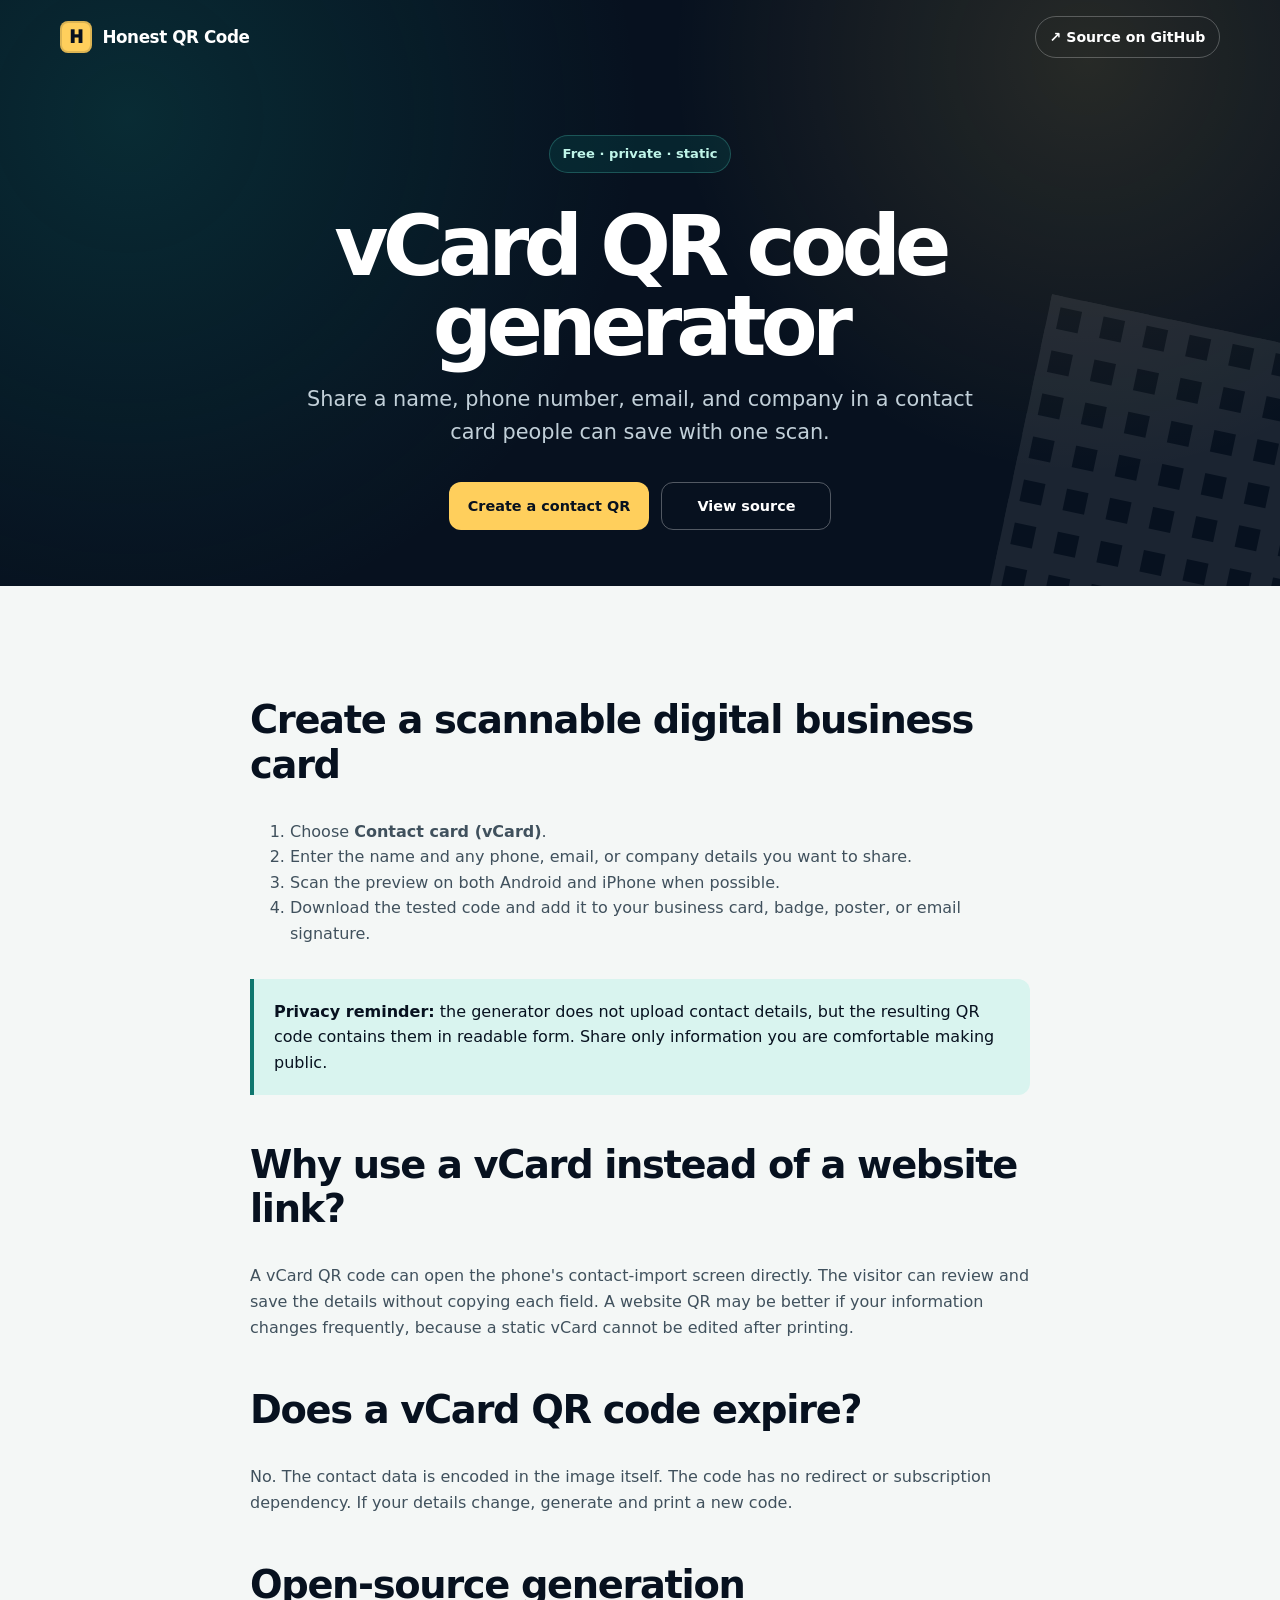
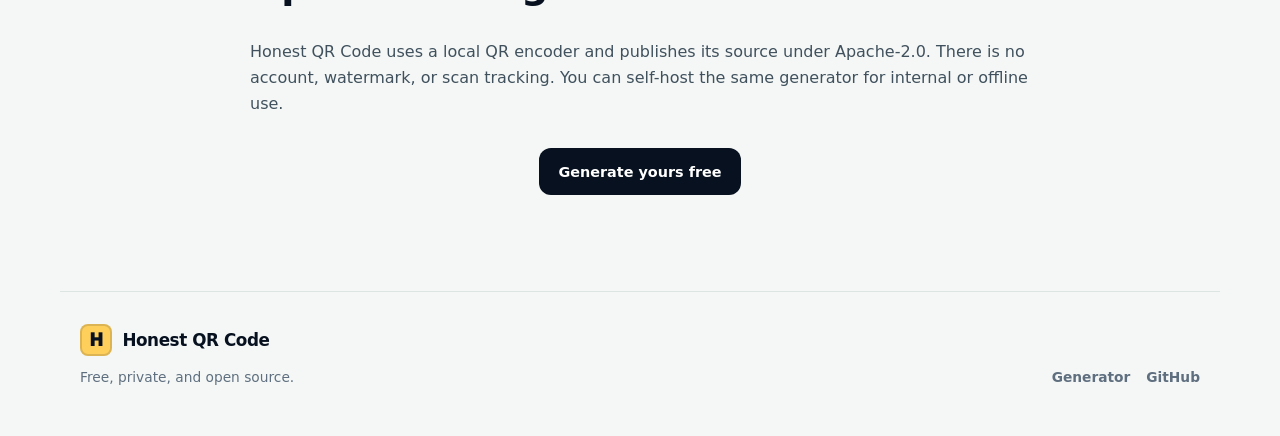
<file: vcard-qr-code-generator/index.html>
<!doctype html>
<html lang="en">
<head>
  <meta charset="utf-8"><meta name="viewport" content="width=device-width, initial-scale=1">
  <title>Free vCard QR Code Generator — Share Contact Details</title>
  <meta name="description" content="Create a free vCard QR code for a saveable digital contact card. Generated privately with no signup, redirect, or expiry.">
  <meta name="robots" content="index,follow,max-image-preview:large"><meta name="theme-color" content="#07111f">
  <link rel="canonical" href="https://honestqrcode.com/vcard-qr-code-generator/">
  <link rel="icon" href="/assets/favicon.svg" type="image/svg+xml"><link rel="stylesheet" href="/styles.css?v=20260711">
  <meta property="og:type" content="website"><meta property="og:site_name" content="Honest QR Code"><meta property="og:title" content="Free vCard QR Code Generator"><meta property="og:description" content="Turn contact details into a saveable QR code. Free, private, and open source."><meta property="og:url" content="https://honestqrcode.com/vcard-qr-code-generator/"><meta property="og:image" content="https://honestqrcode.com/assets/social-preview.png"><meta name="twitter:card" content="summary_large_image">
  <script type="application/ld+json">{"@context":"https://schema.org","@type":"WebPage","name":"Free vCard QR Code Generator","url":"https://honestqrcode.com/vcard-qr-code-generator/","isPartOf":{"@id":"https://honestqrcode.com/#app"}}</script>
</head>
<body class="seo-page">
  <header class="site-header"><nav class="nav" aria-label="Main navigation"><a class="brand" href="/"><span class="brand-mark" aria-hidden="true">H</span><span>Honest QR Code</span></a><div class="nav-links"><a class="github-link" href="https://github.com/Mizaro/honestqrcode" target="_blank" rel="noopener">↗ Source on GitHub</a></div></nav><div class="hero"><p class="open-source-pill">Free · private · static</p><h1>vCard QR code generator</h1><p class="hero-lead">Share a name, phone number, email, and company in a contact card people can save with one scan.</p><div class="hero-actions"><a class="btn btn-primary hero-button" href="/?type=vcard#generator">Create a contact QR</a><a class="btn btn-secondary hero-button" href="https://github.com/Mizaro/honestqrcode" target="_blank" rel="noopener">View source</a></div></div></header>
  <main class="article-shell">
    <h2>Create a scannable digital business card</h2>
    <ol><li>Choose <strong>Contact card (vCard)</strong>.</li><li>Enter the name and any phone, email, or company details you want to share.</li><li>Scan the preview on both Android and iPhone when possible.</li><li>Download the tested code and add it to your business card, badge, poster, or email signature.</li></ol>
    <div class="callout"><strong>Privacy reminder:</strong> the generator does not upload contact details, but the resulting QR code contains them in readable form. Share only information you are comfortable making public.</div>
    <h2>Why use a vCard instead of a website link?</h2>
    <p>A vCard QR code can open the phone's contact-import screen directly. The visitor can review and save the details without copying each field. A website QR may be better if your information changes frequently, because a static vCard cannot be edited after printing.</p>
    <h2>Does a vCard QR code expire?</h2>
    <p>No. The contact data is encoded in the image itself. The code has no redirect or subscription dependency. If your details change, generate and print a new code.</p>
    <h2>Open-source generation</h2>
    <p>Honest QR Code uses a local QR encoder and publishes its source under Apache-2.0. There is no account, watermark, or scan tracking. You can self-host the same generator for internal or offline use.</p>
    <div class="hero-actions"><a class="btn btn-primary hero-button" href="/?type=vcard#generator">Generate yours free</a></div>
  </main>
  <footer class="site-footer"><div><a class="brand footer-brand" href="/"><span class="brand-mark" aria-hidden="true">H</span><span>Honest QR Code</span></a><p>Free, private, and open source.</p></div><nav aria-label="Footer navigation"><a href="/">Generator</a><a href="https://github.com/Mizaro/honestqrcode">GitHub</a></nav></footer>
</body>
</html>
</file>
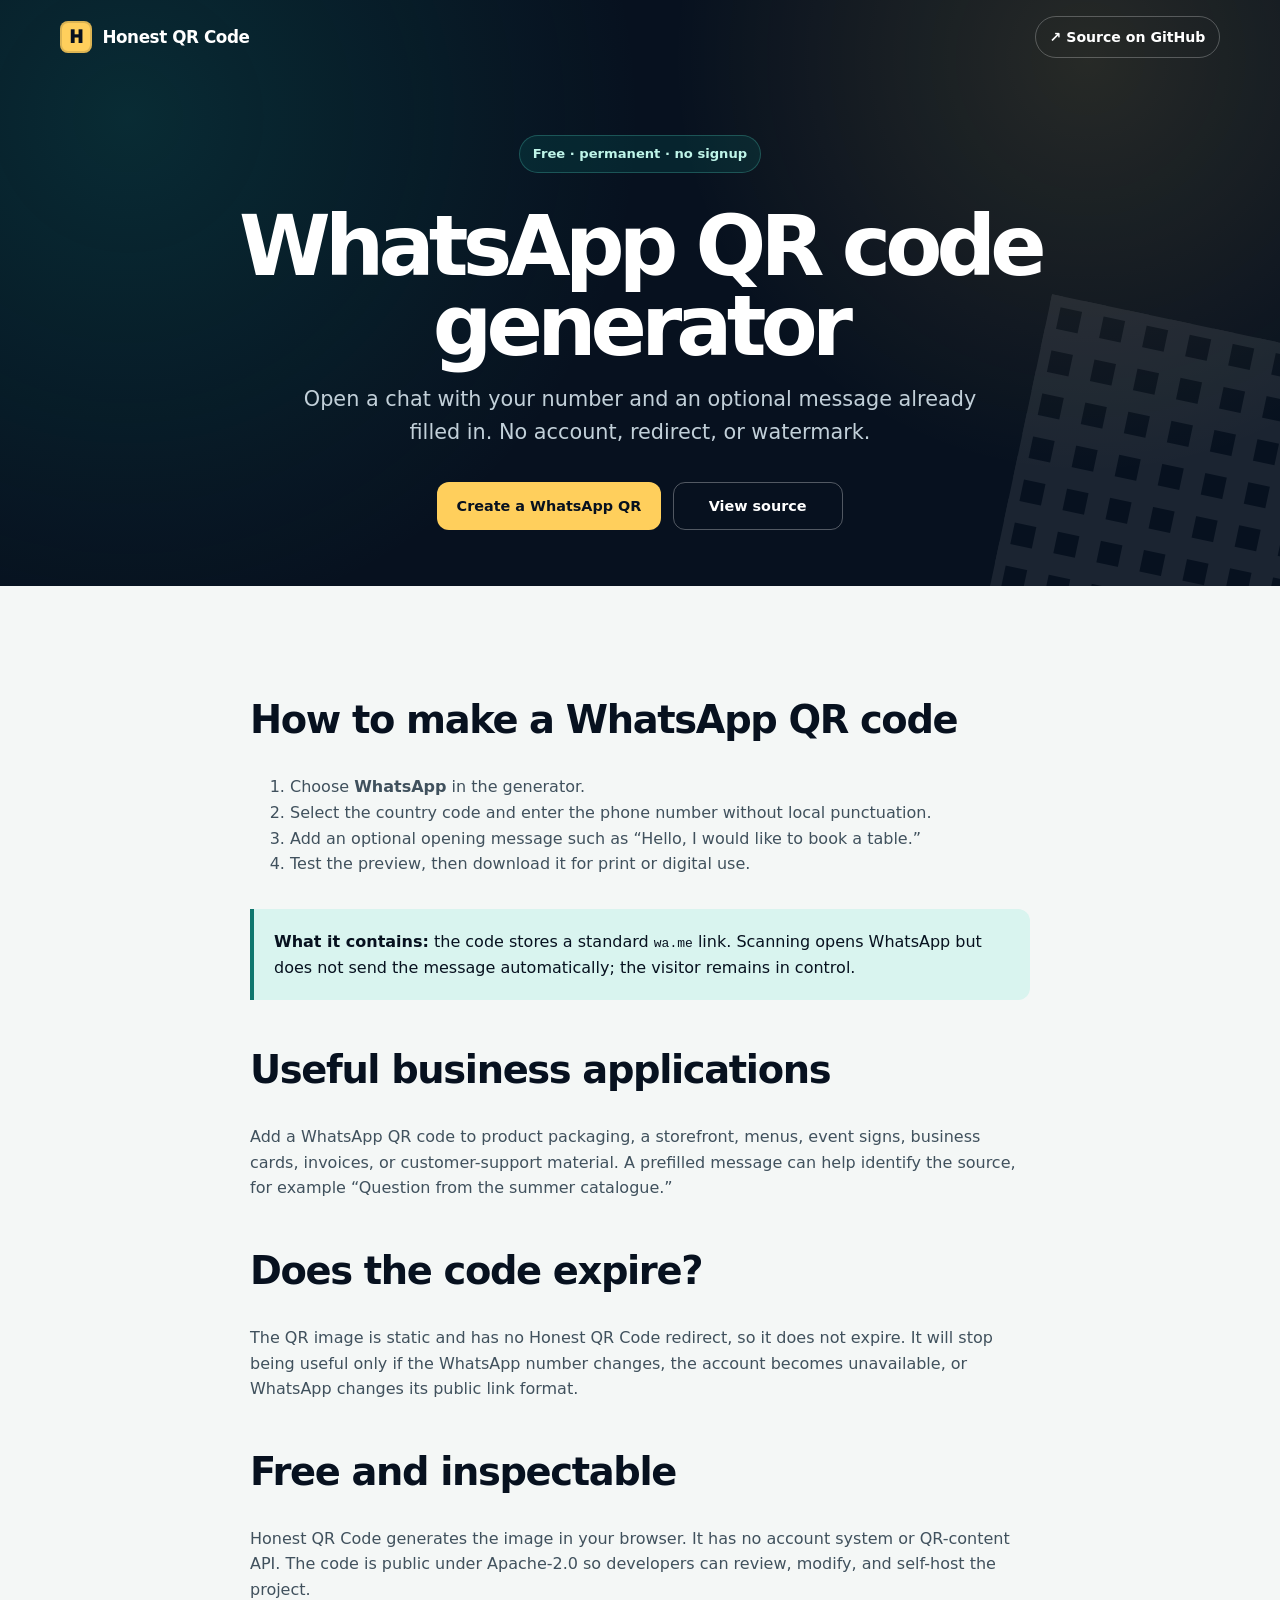
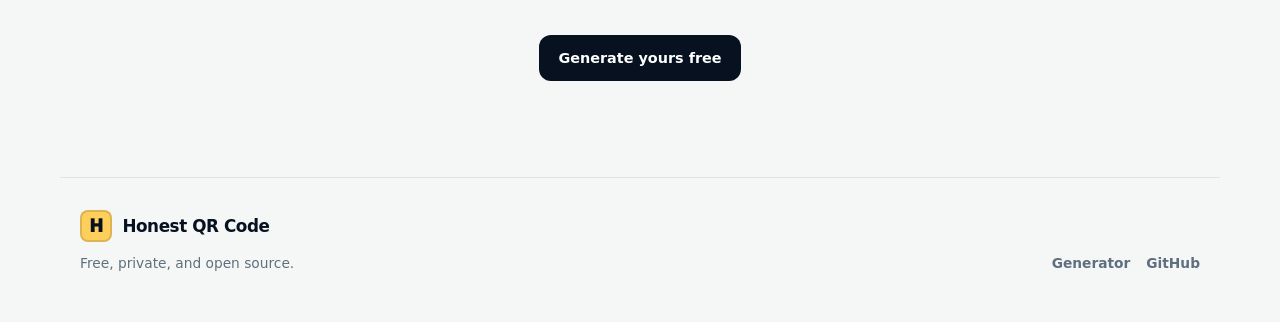
<file: whatsapp-qr-code-generator/index.html>
<!doctype html>
<html lang="en">
<head>
  <meta charset="utf-8"><meta name="viewport" content="width=device-width, initial-scale=1">
  <title>Free WhatsApp QR Code Generator — Prefilled Message</title>
  <meta name="description" content="Create a free WhatsApp QR code that opens a chat with an optional prefilled message. No signup, watermark, or expiry.">
  <meta name="robots" content="index,follow,max-image-preview:large"><meta name="theme-color" content="#07111f">
  <link rel="canonical" href="https://honestqrcode.com/whatsapp-qr-code-generator/">
  <link rel="icon" href="/assets/favicon.svg" type="image/svg+xml"><link rel="stylesheet" href="/styles.css?v=20260711">
  <meta property="og:type" content="website"><meta property="og:site_name" content="Honest QR Code"><meta property="og:title" content="Free WhatsApp QR Code Generator"><meta property="og:description" content="Open a WhatsApp chat with one scan. Free, private, and open source."><meta property="og:url" content="https://honestqrcode.com/whatsapp-qr-code-generator/"><meta property="og:image" content="https://honestqrcode.com/assets/social-preview.png"><meta name="twitter:card" content="summary_large_image">
  <script type="application/ld+json">{"@context":"https://schema.org","@type":"WebPage","name":"Free WhatsApp QR Code Generator","url":"https://honestqrcode.com/whatsapp-qr-code-generator/","isPartOf":{"@id":"https://honestqrcode.com/#app"}}</script>
</head>
<body class="seo-page">
  <header class="site-header"><nav class="nav" aria-label="Main navigation"><a class="brand" href="/"><span class="brand-mark" aria-hidden="true">H</span><span>Honest QR Code</span></a><div class="nav-links"><a class="github-link" href="https://github.com/Mizaro/honestqrcode" target="_blank" rel="noopener">↗ Source on GitHub</a></div></nav><div class="hero"><p class="open-source-pill">Free · permanent · no signup</p><h1>WhatsApp QR code generator</h1><p class="hero-lead">Open a chat with your number and an optional message already filled in. No account, redirect, or watermark.</p><div class="hero-actions"><a class="btn btn-primary hero-button" href="/?type=whatsapp#generator">Create a WhatsApp QR</a><a class="btn btn-secondary hero-button" href="https://github.com/Mizaro/honestqrcode" target="_blank" rel="noopener">View source</a></div></div></header>
  <main class="article-shell">
    <h2>How to make a WhatsApp QR code</h2>
    <ol><li>Choose <strong>WhatsApp</strong> in the generator.</li><li>Select the country code and enter the phone number without local punctuation.</li><li>Add an optional opening message such as “Hello, I would like to book a table.”</li><li>Test the preview, then download it for print or digital use.</li></ol>
    <div class="callout"><strong>What it contains:</strong> the code stores a standard <code>wa.me</code> link. Scanning opens WhatsApp but does not send the message automatically; the visitor remains in control.</div>
    <h2>Useful business applications</h2>
    <p>Add a WhatsApp QR code to product packaging, a storefront, menus, event signs, business cards, invoices, or customer-support material. A prefilled message can help identify the source, for example “Question from the summer catalogue.”</p>
    <h2>Does the code expire?</h2>
    <p>The QR image is static and has no Honest QR Code redirect, so it does not expire. It will stop being useful only if the WhatsApp number changes, the account becomes unavailable, or WhatsApp changes its public link format.</p>
    <h2>Free and inspectable</h2>
    <p>Honest QR Code generates the image in your browser. It has no account system or QR-content API. The code is public under Apache-2.0 so developers can review, modify, and self-host the project.</p>
    <div class="hero-actions"><a class="btn btn-primary hero-button" href="/?type=whatsapp#generator">Generate yours free</a></div>
  </main>
  <footer class="site-footer"><div><a class="brand footer-brand" href="/"><span class="brand-mark" aria-hidden="true">H</span><span>Honest QR Code</span></a><p>Free, private, and open source.</p></div><nav aria-label="Footer navigation"><a href="/">Generator</a><a href="https://github.com/Mizaro/honestqrcode">GitHub</a></nav></footer>
</body>
</html>
</file>
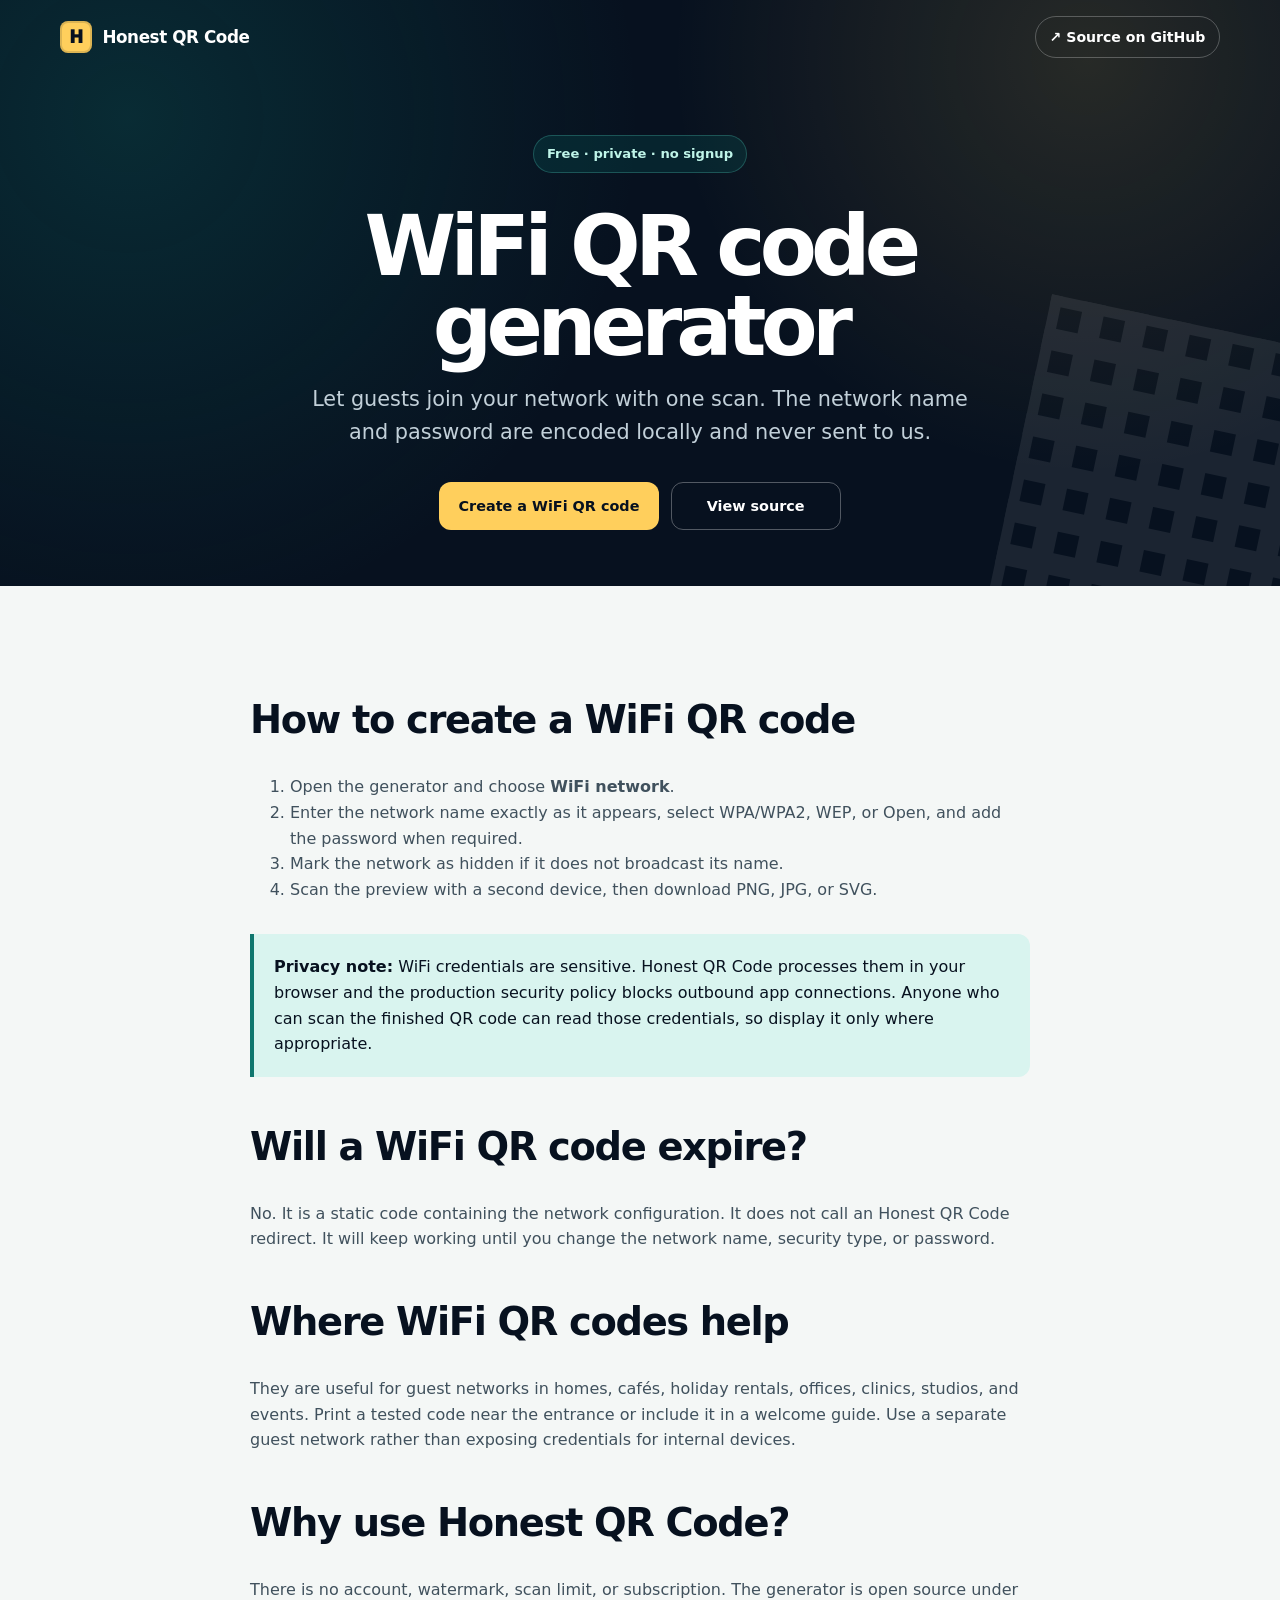
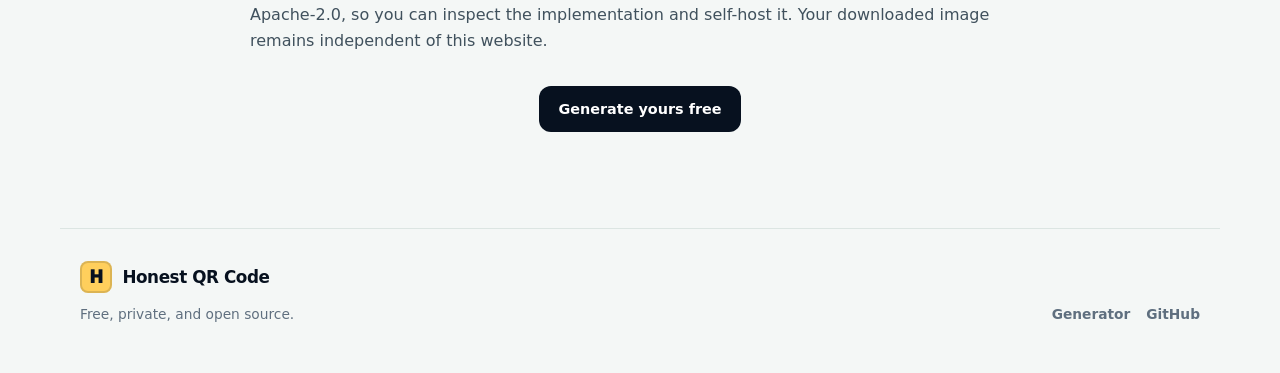
<file: wifi-qr-code-generator/index.html>
<!doctype html>
<html lang="en">
<head>
  <meta charset="utf-8"><meta name="viewport" content="width=device-width, initial-scale=1">
  <title>Free WiFi QR Code Generator — No Signup | Honest QR Code</title>
  <meta name="description" content="Create a free WiFi QR code for WPA, WEP, open, or hidden networks. Generated privately in your browser with no signup or expiry.">
  <meta name="robots" content="index,follow,max-image-preview:large"><meta name="theme-color" content="#07111f">
  <link rel="canonical" href="https://honestqrcode.com/wifi-qr-code-generator/">
  <link rel="icon" href="/assets/favicon.svg" type="image/svg+xml"><link rel="stylesheet" href="/styles.css?v=20260711">
  <meta property="og:type" content="website"><meta property="og:site_name" content="Honest QR Code"><meta property="og:title" content="Free WiFi QR Code Generator"><meta property="og:description" content="Help guests join your WiFi without typing a password. Free, private, and open source."><meta property="og:url" content="https://honestqrcode.com/wifi-qr-code-generator/"><meta property="og:image" content="https://honestqrcode.com/assets/social-preview.png"><meta name="twitter:card" content="summary_large_image">
  <script type="application/ld+json">{"@context":"https://schema.org","@type":"WebPage","name":"Free WiFi QR Code Generator","url":"https://honestqrcode.com/wifi-qr-code-generator/","isPartOf":{"@id":"https://honestqrcode.com/#app"},"description":"Create a static WiFi QR code locally in your browser."}</script>
</head>
<body class="seo-page">
  <header class="site-header">
    <nav class="nav" aria-label="Main navigation"><a class="brand" href="/"><span class="brand-mark" aria-hidden="true">H</span><span>Honest QR Code</span></a><div class="nav-links"><a class="github-link" href="https://github.com/Mizaro/honestqrcode" target="_blank" rel="noopener">↗ Source on GitHub</a></div></nav>
    <div class="hero"><p class="open-source-pill">Free · private · no signup</p><h1>WiFi QR code generator</h1><p class="hero-lead">Let guests join your network with one scan. The network name and password are encoded locally and never sent to us.</p><div class="hero-actions"><a class="btn btn-primary hero-button" href="/?type=wifi#generator">Create a WiFi QR code</a><a class="btn btn-secondary hero-button" href="https://github.com/Mizaro/honestqrcode" target="_blank" rel="noopener">View source</a></div></div>
  </header>
  <main class="article-shell">
    <h2>How to create a WiFi QR code</h2>
    <ol><li>Open the generator and choose <strong>WiFi network</strong>.</li><li>Enter the network name exactly as it appears, select WPA/WPA2, WEP, or Open, and add the password when required.</li><li>Mark the network as hidden if it does not broadcast its name.</li><li>Scan the preview with a second device, then download PNG, JPG, or SVG.</li></ol>
    <div class="callout"><strong>Privacy note:</strong> WiFi credentials are sensitive. Honest QR Code processes them in your browser and the production security policy blocks outbound app connections. Anyone who can scan the finished QR code can read those credentials, so display it only where appropriate.</div>
    <h2>Will a WiFi QR code expire?</h2>
    <p>No. It is a static code containing the network configuration. It does not call an Honest QR Code redirect. It will keep working until you change the network name, security type, or password.</p>
    <h2>Where WiFi QR codes help</h2>
    <p>They are useful for guest networks in homes, cafés, holiday rentals, offices, clinics, studios, and events. Print a tested code near the entrance or include it in a welcome guide. Use a separate guest network rather than exposing credentials for internal devices.</p>
    <h2>Why use Honest QR Code?</h2>
    <p>There is no account, watermark, scan limit, or subscription. The generator is open source under Apache-2.0, so you can inspect the implementation and self-host it. Your downloaded image remains independent of this website.</p>
    <div class="hero-actions"><a class="btn btn-primary hero-button" href="/?type=wifi#generator">Generate yours free</a></div>
  </main>
  <footer class="site-footer"><div><a class="brand footer-brand" href="/"><span class="brand-mark" aria-hidden="true">H</span><span>Honest QR Code</span></a><p>Free, private, and open source.</p></div><nav aria-label="Footer navigation"><a href="/">Generator</a><a href="https://github.com/Mizaro/honestqrcode">GitHub</a></nav></footer>
</body>
</html>
</file>
<file: styles.css>
:root {
  --ink: #07111f;
  --ink-soft: #14243a;
  --paper: #ffffff;
  --canvas: #f4f7f6;
  --canvas-warm: #f8faf8;
  --muted: #5f6f7f;
  --border: #dce5e2;
  --brand: #0f766e;
  --brand-bright: #0d9488;
  --brand-soft: #d9f4ef;
  --accent: #ffcf5c;
  --success: #087f5b;
  --warn: #a4510b;
  --radius: 20px;
  --shadow: 0 18px 50px rgba(7, 17, 31, 0.09);
}

*,
*::before,
*::after {
  box-sizing: border-box;
}

html {
  scroll-behavior: smooth;
  scroll-padding-top: 1rem;
}

body {
  margin: 0;
  color: var(--ink);
  background: var(--canvas);
  font-family: Inter, ui-sans-serif, system-ui, -apple-system, BlinkMacSystemFont, "Segoe UI", sans-serif;
  line-height: 1.6;
}

a {
  color: inherit;
}

button,
input,
select,
textarea {
  font: inherit;
}

button,
summary,
a {
  -webkit-tap-highlight-color: transparent;
}

:focus-visible {
  outline: 3px solid rgba(13, 148, 136, 0.35);
  outline-offset: 3px;
}

.skip-link {
  position: fixed;
  z-index: 100;
  top: 0.75rem;
  left: 0.75rem;
  transform: translateY(-160%);
  padding: 0.65rem 1rem;
  color: var(--paper);
  background: var(--ink);
  border-radius: 10px;
  font-weight: 800;
}

.skip-link:focus {
  transform: translateY(0);
}

.site-header {
  position: relative;
  overflow: hidden;
  padding: 1rem 1.25rem 4.5rem;
  color: var(--paper);
  background:
    radial-gradient(circle at 10% 20%, rgba(13, 148, 136, 0.2), transparent 32rem),
    radial-gradient(circle at 85% 10%, rgba(255, 207, 92, 0.13), transparent 26rem),
    var(--ink);
}

.site-header::after {
  content: "";
  position: absolute;
  right: -7rem;
  bottom: -8rem;
  width: 24rem;
  height: 24rem;
  opacity: 0.08;
  background-image:
    linear-gradient(90deg, var(--paper) 25%, transparent 25%, transparent 75%, var(--paper) 75%),
    linear-gradient(var(--paper) 25%, transparent 25%, transparent 75%, var(--paper) 75%);
  background-size: 44px 44px;
  transform: rotate(12deg);
}

.nav {
  position: relative;
  z-index: 2;
  max-width: 1160px;
  margin: 0 auto;
  display: flex;
  align-items: center;
  justify-content: space-between;
  gap: 1rem;
}

.brand {
  display: inline-flex;
  align-items: center;
  gap: 0.65rem;
  color: inherit;
  font-size: 1.05rem;
  font-weight: 850;
  letter-spacing: -0.025em;
  text-decoration: none;
}

.brand-mark {
  display: inline-grid;
  width: 2rem;
  height: 2rem;
  place-items: center;
  color: var(--ink);
  background: var(--accent);
  border-radius: 8px;
  font-weight: 950;
  box-shadow: inset 0 0 0 2px rgba(7, 17, 31, 0.14);
}

.nav-links {
  display: flex;
  align-items: center;
  gap: 1.35rem;
}

.nav-links a {
  color: #cbd7df;
  font-size: 0.88rem;
  font-weight: 700;
  text-decoration: none;
}

.nav-links a:hover {
  color: var(--paper);
}

.nav-links .github-link {
  padding: 0.55rem 0.85rem;
  color: var(--paper);
  border: 1px solid rgba(255, 255, 255, 0.25);
  border-radius: 999px;
}

.hero {
  position: relative;
  z-index: 1;
  max-width: 850px;
  margin: 6rem auto 0;
  text-align: center;
}

.open-source-pill {
  display: inline-flex;
  align-items: center;
  padding: 0.45rem 0.8rem;
  color: #bff5e9;
  background: rgba(13, 148, 136, 0.15);
  border: 1px solid rgba(94, 234, 212, 0.24);
  border-radius: 999px;
  font-size: 0.82rem;
  font-weight: 800;
  text-decoration: none;
}

.hero h1 {
  margin: 1.35rem 0 1rem;
  font-size: clamp(3rem, 8vw, 6.3rem);
  line-height: 0.96;
  letter-spacing: -0.07em;
}

.hero-lead {
  max-width: 690px;
  margin: 0 auto;
  color: #c2d0d9;
  font-size: clamp(1.08rem, 2.2vw, 1.3rem);
}

.hero-actions {
  margin-top: 2rem;
  display: flex;
  flex-wrap: wrap;
  justify-content: center;
  gap: 0.75rem;
}

.proof-list {
  margin: 2rem 0 0;
  padding: 0;
  display: flex;
  flex-wrap: wrap;
  justify-content: center;
  gap: 0.6rem 1.5rem;
  color: #aebfc9;
  font-size: 0.9rem;
  list-style: none;
}

.proof-list span {
  color: #5eead4;
  font-weight: 900;
}

.btn {
  display: inline-flex;
  align-items: center;
  justify-content: center;
  border: 0;
  border-radius: 12px;
  padding: 0.76rem 1rem;
  color: var(--ink);
  background: var(--paper);
  font-size: 0.9rem;
  font-weight: 850;
  line-height: 1.25;
  text-decoration: none;
  cursor: pointer;
  transition: transform 140ms ease, background 140ms ease, box-shadow 140ms ease;
}

.btn:hover:not(:disabled) {
  transform: translateY(-1px);
}

.btn:disabled {
  opacity: 0.45;
  cursor: not-allowed;
}

.btn-primary {
  color: var(--paper);
  background: var(--ink);
}

.site-header .btn-primary,
.final-cta .btn-primary {
  color: var(--ink);
  background: var(--accent);
}

.btn-primary:hover:not(:disabled) {
  box-shadow: 0 8px 18px rgba(7, 17, 31, 0.15);
}

.btn-secondary {
  color: var(--ink);
  background: var(--paper);
  border: 1px solid var(--border);
}

.site-header .btn-secondary {
  color: var(--paper);
  background: transparent;
  border-color: rgba(255, 255, 255, 0.3);
}

.hero-button {
  min-width: 170px;
  padding: 0.9rem 1.2rem;
}

.workspace {
  max-width: 1100px;
  margin: 0 auto;
  padding: 5rem 1.25rem;
}

.section-heading {
  max-width: 700px;
  margin: 0 auto 2.25rem;
  text-align: center;
}

.section-heading h2,
.split-section h2,
.final-cta h2 {
  margin: 0.25rem 0 0.7rem;
  font-size: clamp(2rem, 5vw, 3.5rem);
  line-height: 1.08;
  letter-spacing: -0.05em;
}

.section-heading p:last-child,
.split-section > div > p,
.info-card p,
.faq-list p {
  color: var(--muted);
}

.eyebrow {
  margin: 0;
  color: var(--brand);
  font-size: 0.75rem;
  font-weight: 900;
  text-transform: uppercase;
  letter-spacing: 0.13em;
}

.generator-heading {
  margin-bottom: 1.5rem;
}

.workspace-grid {
  display: grid;
  grid-template-columns: minmax(0, 1fr) 360px;
  gap: 1rem;
  align-items: start;
}

.preview-panel,
.editor-panel {
  background: var(--paper);
  border: 1px solid var(--border);
  border-radius: var(--radius);
  box-shadow: var(--shadow);
}

.preview-panel {
  position: sticky;
  top: 1rem;
  order: 2;
  display: grid;
  gap: 0.8rem;
  align-content: start;
  padding: 1.15rem;
  scroll-margin-top: 1rem;
}

.preview-header {
  display: flex;
  align-items: flex-start;
  justify-content: space-between;
  gap: 0.75rem;
}

.preview-header h3,
.content-block h3 {
  margin: 0;
  font-size: 1.05rem;
}

.preview-subhead,
.content-help {
  margin: 0.2rem 0 0;
  color: var(--muted);
  font-size: 0.82rem;
}

.badge {
  display: inline-flex;
  align-items: center;
  border-radius: 999px;
  padding: 0.28rem 0.6rem;
  font-size: 0.68rem;
  font-weight: 900;
  text-transform: uppercase;
  letter-spacing: 0.06em;
  white-space: nowrap;
}

.badge-idle {
  color: var(--muted);
  background: #e8eeee;
}

.badge-ready {
  color: var(--success);
  background: #d8f3e8;
}

.badge-warn {
  color: var(--warn);
  background: #fff0cf;
}

.qr-preview {
  aspect-ratio: 1 / 1;
  min-height: 0;
  display: flex;
  align-items: center;
  justify-content: center;
  padding: 1rem;
  overflow: hidden;
  background:
    linear-gradient(45deg, #f3f7f6 25%, transparent 25%),
    linear-gradient(-45deg, #f3f7f6 25%, transparent 25%),
    linear-gradient(45deg, transparent 75%, #f3f7f6 75%),
    linear-gradient(-45deg, transparent 75%, #f3f7f6 75%),
    #fbfcfc;
  background-size: 22px 22px;
  background-position: 0 0, 0 11px, 11px -11px, -11px 0;
  border: 1px solid var(--border);
  border-radius: 14px;
}

.preview-empty {
  text-align: center;
  color: var(--muted);
}

.preview-empty-icon {
  margin-bottom: 0.35rem;
  font-size: 2.7rem;
  opacity: 0.35;
}

.preview-empty p {
  margin: 0;
}

.qr-canvas {
  display: block;
  width: min(100%, 300px);
  max-width: 100%;
  height: auto;
  border-radius: 10px;
  box-shadow: 0 8px 22px rgba(7, 17, 31, 0.09);
}

.status {
  min-height: 1.25rem;
  margin: 0;
  color: var(--muted);
  font-size: 0.84rem;
}

.status-ok {
  color: var(--success);
}

.status-warn {
  color: var(--warn);
}

.download-row {
  display: grid;
  grid-template-columns: repeat(2, minmax(0, 1fr));
  gap: 0.5rem;
}

.download-row .btn-primary,
.download-row .btn-ghost {
  grid-column: 1 / -1;
}

.btn-ghost {
  color: var(--muted);
  background: transparent;
  border: 1px dashed var(--border);
}

#share-png {
  display: none;
}

.editor-panel {
  order: 1;
  padding: 1.15rem;
}

#qr-form {
  display: grid;
  gap: 0.9rem;
}

.field-block {
  width: 100%;
}

.content-block {
  padding: 1rem;
  background: var(--canvas-warm);
  border: 1px solid var(--border);
  border-radius: 14px;
}

label,
.customize-grid label {
  display: block;
  margin: 0.85rem 0 0.35rem;
  font-size: 0.88rem;
  font-weight: 750;
}

.field-block > label:first-child,
.customize-grid > label:first-child {
  margin-top: 0;
}

input,
select,
textarea {
  width: 100%;
  padding: 0.72rem 0.8rem;
  color: var(--ink);
  background: var(--paper);
  border: 1px solid #cbd8d5;
  border-radius: 11px;
}

input:focus,
select:focus,
textarea:focus {
  outline: none;
  border-color: var(--brand-bright);
  box-shadow: 0 0 0 3px rgba(13, 148, 136, 0.13);
}

input:disabled {
  opacity: 0.55;
}

textarea {
  min-height: 90px;
  resize: vertical;
}

.quick-types {
  display: flex;
  flex-wrap: wrap;
  gap: 0.4rem;
  margin-top: 0.65rem;
}

.quick-type {
  padding: 0.37rem 0.67rem;
  color: var(--ink-soft);
  background: var(--canvas-warm);
  border: 1px solid var(--border);
  border-radius: 999px;
  font-size: 0.75rem;
  font-weight: 750;
  cursor: pointer;
}

.quick-type:hover,
.quick-type.is-active {
  color: var(--paper);
  background: var(--ink);
  border-color: var(--ink);
}

.content-heading-row {
  display: flex;
  justify-content: space-between;
  align-items: baseline;
  gap: 1rem;
  margin-bottom: 0.75rem;
}

.dynamic-fields > :first-child {
  margin-top: 0;
}

.field-row {
  display: grid;
  grid-template-columns: repeat(2, minmax(0, 1fr));
  gap: 0.75rem;
}

.check {
  display: flex !important;
  align-items: center;
  gap: 0.55rem;
  margin-top: 0.9rem !important;
  font-weight: 650 !important;
}

.check input,
.radio-row input {
  width: auto;
}

.radio-row {
  display: flex;
  gap: 1rem;
  margin: 0.6rem 0 0;
  padding: 0;
  border: 0;
}

.radio-row label {
  display: inline-flex;
  align-items: center;
  gap: 0.35rem;
  margin: 0 !important;
  font-weight: 650 !important;
}

.input-compact {
  margin-bottom: 0.25rem;
}

.customize-panel {
  width: 100%;
  padding: 0.85rem 1rem;
  background: var(--canvas-warm);
  border: 1px solid var(--border);
  border-radius: 14px;
}

.customize-panel summary {
  cursor: pointer;
  font-weight: 850;
}

.customize-grid {
  display: grid;
  grid-template-columns: repeat(2, minmax(0, 1fr));
  gap: 0 0.8rem;
  margin-top: 0.75rem;
}

.customize-grid .check {
  grid-column: 1 / -1;
}

.generate-row {
  display: none;
}

.btn-generate {
  width: 100%;
  padding: 0.9rem 1rem;
  color: var(--paper);
  background: var(--brand);
  font-size: 1rem;
}

.generate-hint {
  margin: 0.5rem 0 0;
  color: var(--muted);
  font-size: 0.8rem;
  text-align: center;
}

.privacy-note {
  max-width: 850px;
  margin: 1rem auto 0;
  padding: 0.85rem 1rem;
  color: #40515d;
  background: var(--brand-soft);
  border: 1px solid #bde7df;
  border-radius: 12px;
  font-size: 0.88rem;
  text-align: center;
}

.privacy-note a,
.text-link {
  color: var(--brand);
  font-weight: 800;
}

.content-section {
  max-width: 1100px;
  margin: 0 auto;
  padding: 5rem 1.25rem;
}

.content-section + .content-section {
  border-top: 1px solid var(--border);
}

.step-grid {
  display: grid;
  grid-template-columns: repeat(3, minmax(0, 1fr));
  gap: 1rem;
}

.info-card {
  padding: 1.5rem;
  background: var(--paper);
  border: 1px solid var(--border);
  border-radius: var(--radius);
}

.card-number {
  color: var(--brand-bright);
  font-size: 0.76rem;
  font-weight: 900;
  letter-spacing: 0.1em;
}

.info-card h3 {
  margin: 2.5rem 0 0.45rem;
  font-size: 1.15rem;
  letter-spacing: -0.02em;
}

.info-card p {
  margin: 0;
}

.split-section {
  display: grid;
  grid-template-columns: 1.15fr 0.85fr;
  gap: clamp(2rem, 8vw, 6rem);
  align-items: center;
}

.split-section h2 {
  max-width: 650px;
}

.inline-actions {
  margin-top: 1.5rem;
  display: flex;
  flex-wrap: wrap;
  align-items: center;
  gap: 1rem;
}

.code-window {
  overflow: hidden;
  color: #d3f6ee;
  background: var(--ink);
  border-radius: var(--radius);
  box-shadow: var(--shadow);
}

.code-window-bar {
  display: flex;
  gap: 0.35rem;
  padding: 0.8rem 1rem;
  border-bottom: 1px solid rgba(255, 255, 255, 0.1);
}

.code-window-bar span {
  width: 0.55rem;
  height: 0.55rem;
  background: rgba(255, 255, 255, 0.25);
  border-radius: 50%;
}

.code-window pre {
  margin: 0;
  padding: 1.5rem;
  font-size: clamp(0.82rem, 2vw, 1rem);
  line-height: 1.75;
}

.type-grid {
  display: grid;
  grid-template-columns: repeat(3, minmax(0, 1fr));
  gap: 0.75rem;
}

.type-grid a {
  display: flex;
  align-items: center;
  justify-content: space-between;
  gap: 1rem;
  padding: 1.1rem 1.2rem;
  color: var(--ink);
  background: var(--paper);
  border: 1px solid var(--border);
  border-radius: 13px;
  font-weight: 800;
  text-decoration: none;
}

.type-grid a:hover {
  border-color: var(--brand-bright);
}

.type-grid span {
  color: var(--brand);
}

.faq-section {
  max-width: 850px;
}

.faq-list {
  border-top: 1px solid var(--border);
}

.faq-list details {
  border-bottom: 1px solid var(--border);
}

.faq-list summary {
  padding: 1.25rem 2.2rem 1.25rem 0;
  font-weight: 850;
  cursor: pointer;
}

.faq-list p {
  margin: -0.45rem 0 1.25rem;
}

.final-cta {
  max-width: 1100px;
  margin: 4rem auto;
  padding: 4rem 1.25rem;
  color: var(--paper);
  background: var(--ink);
  border-radius: 28px;
  text-align: center;
}

.final-cta .eyebrow {
  color: #5eead4;
}

.final-cta .btn-secondary {
  color: var(--paper);
  background: transparent;
  border-color: rgba(255, 255, 255, 0.3);
}

.site-footer {
  max-width: 1160px;
  margin: 0 auto;
  padding: 2rem 1.25rem 3rem;
  display: flex;
  align-items: flex-end;
  justify-content: space-between;
  gap: 2rem;
  color: var(--muted);
  border-top: 1px solid var(--border);
  font-size: 0.86rem;
}

.footer-brand {
  color: var(--ink);
}

.site-footer p {
  margin: 0.6rem 0 0;
}

.site-footer nav {
  display: flex;
  flex-wrap: wrap;
  justify-content: flex-end;
  gap: 1rem;
}

.site-footer nav a {
  font-weight: 700;
  text-decoration: none;
}

.site-footer nav a:hover {
  color: var(--brand);
}

.seo-page {
  min-height: 100vh;
  background: var(--canvas);
}

.seo-page .site-header {
  padding-bottom: 3.5rem;
}

.seo-page .hero {
  max-width: 820px;
  margin-top: 4rem;
}

.seo-page .hero h1 {
  font-size: clamp(2.7rem, 7vw, 5.2rem);
}

.article-shell {
  max-width: 820px;
  margin: 0 auto;
  padding: 4rem 1.25rem 6rem;
}

.article-shell h2 {
  margin-top: 3rem;
  font-size: clamp(1.65rem, 4vw, 2.4rem);
  line-height: 1.15;
  letter-spacing: -0.035em;
}

.article-shell p,
.article-shell li {
  color: #40515d;
}

.article-shell .callout {
  margin: 2rem 0;
  padding: 1.25rem;
  background: var(--brand-soft);
  border-left: 4px solid var(--brand);
  border-radius: 0 12px 12px 0;
}

@media (max-width: 900px) {
  .nav-links > a:not(.github-link) {
    display: none;
  }

  .hero {
    margin-top: 4.5rem;
  }

  .workspace-grid,
  .split-section {
    grid-template-columns: 1fr;
  }

  .preview-panel {
    position: static;
    order: 2;
  }

  .editor-panel {
    order: 1;
  }

  .generate-row {
    display: block;
  }

  #share-png.share-available {
    display: block;
    grid-column: 1 / -1;
  }

  .step-grid,
  .type-grid {
    grid-template-columns: 1fr;
  }

  .info-card h3 {
    margin-top: 1.5rem;
  }

  .final-cta {
    margin-right: 1rem;
    margin-left: 1rem;
  }
}

@media (max-width: 640px) {
  .site-header {
    padding-right: 1rem;
    padding-left: 1rem;
  }

  .nav {
    align-items: flex-start;
  }

  .brand > span:last-child {
    max-width: 9rem;
  }

  .nav-links .github-link {
    padding: 0.5rem 0.65rem;
    font-size: 0.78rem;
  }

  .hero h1 {
    font-size: clamp(2.8rem, 15vw, 4.6rem);
  }

  .hero-actions,
  .inline-actions {
    align-items: stretch;
    flex-direction: column;
  }

  .hero-button,
  .inline-actions .btn {
    width: 100%;
  }

  .proof-list {
    align-items: flex-start;
    flex-direction: column;
    width: fit-content;
    margin-right: auto;
    margin-left: auto;
  }

  .workspace,
  .content-section {
    padding-top: 4rem;
    padding-bottom: 4rem;
  }

  .content-heading-row {
    align-items: stretch;
    flex-direction: column;
    gap: 0;
  }

  .field-row,
  .customize-grid,
  .download-row {
    grid-template-columns: 1fr;
  }

  .download-row .btn,
  .customize-grid .check {
    grid-column: 1;
  }

  .site-footer {
    align-items: flex-start;
    flex-direction: column;
  }

  .site-footer nav {
    justify-content: flex-start;
  }
}

@media (prefers-reduced-motion: reduce) {
  html {
    scroll-behavior: auto;
  }

  *,
  *::before,
  *::after {
    transition-duration: 0.01ms !important;
  }
}
</file>
